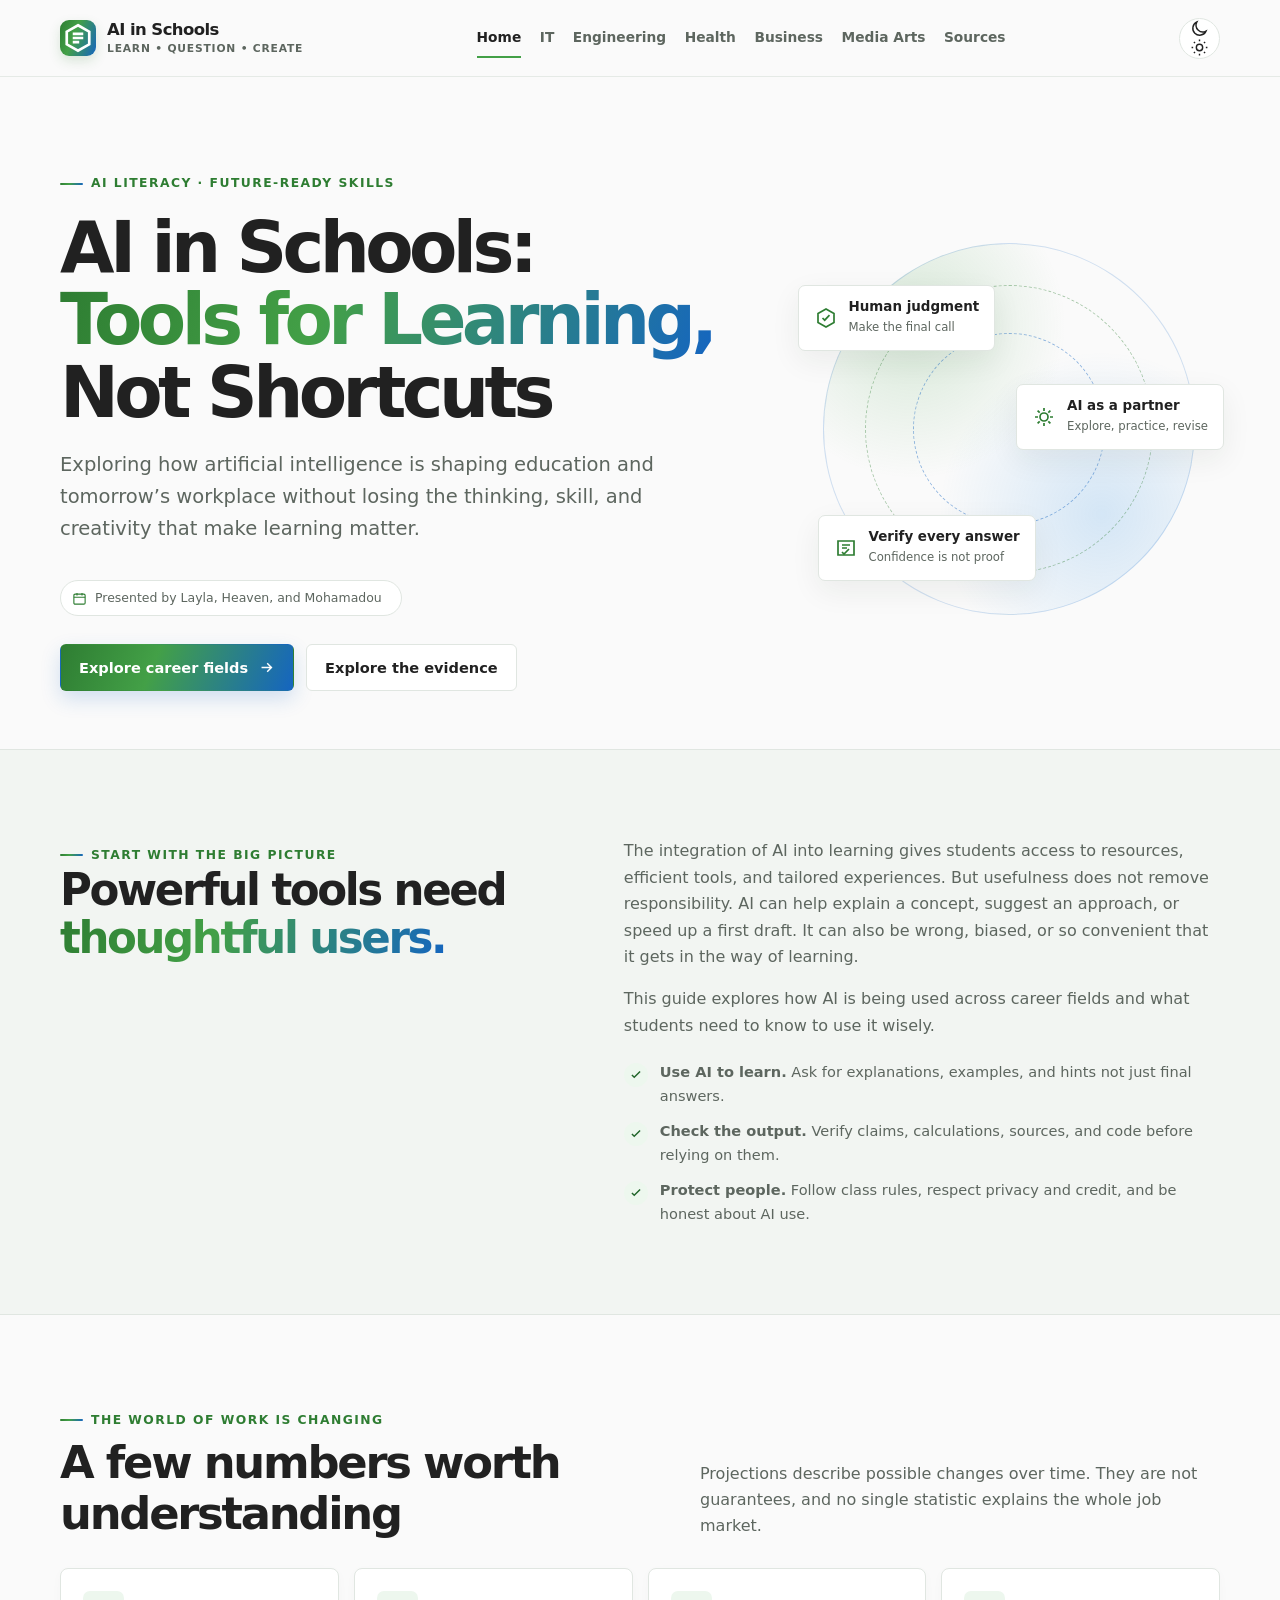
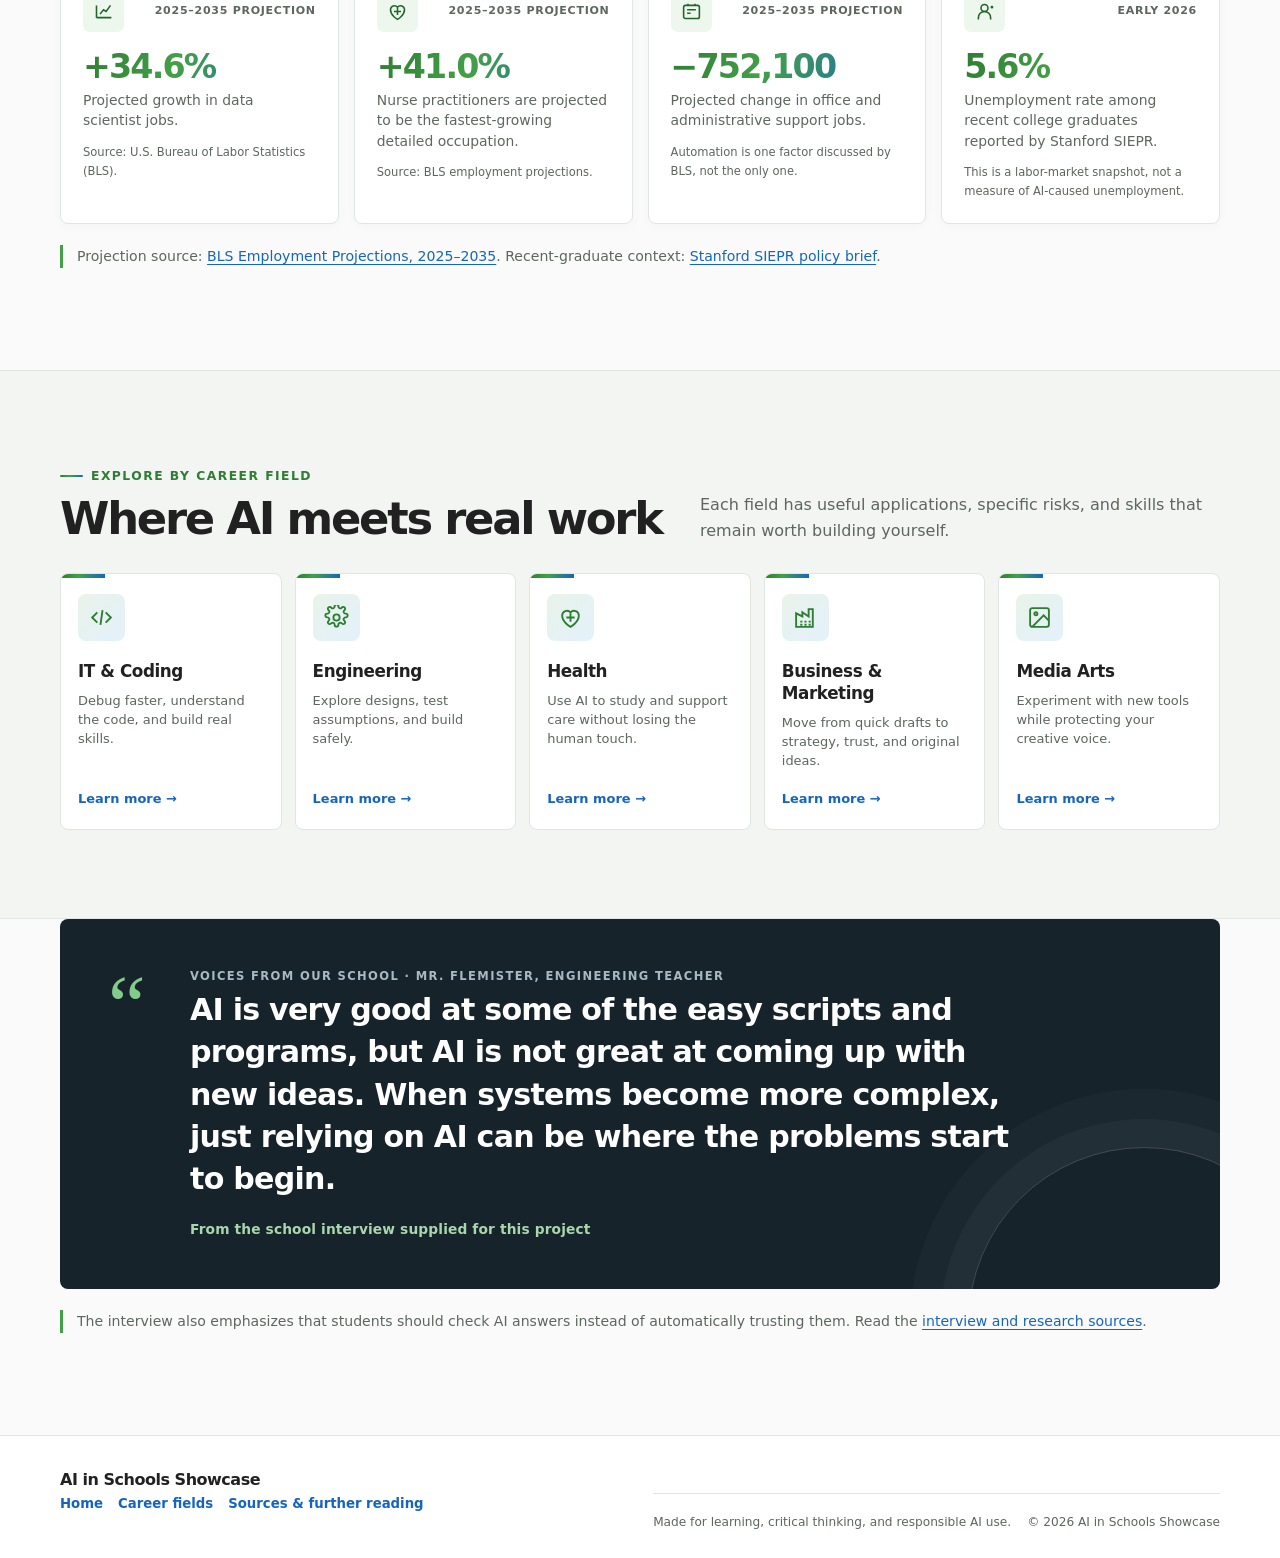
<file: index.html>
<!doctype html>
<html lang="en">
<head>
  <meta charset="utf-8">
  <meta name="viewport" content="width=device-width, initial-scale=1">
  <meta name="theme-color" content="#2e7d32">
  <meta name="description" content="A student-friendly guide to using AI responsibly in school and across future careers.">
  <title>AI in Schools — Tools for Learning, Not Shortcuts</title>
  <link rel="stylesheet" href="styles.css">
  <script>document.documentElement.classList.add('has-js');</script>
</head>
<body>
<a class="skip-link" href="#main">Skip to main content</a>
<header class="site-header">
  <div class="container nav-wrap">
    <a class="brand" href="index.html" aria-label="AI in Schools home">
      <span class="brand-mark" aria-hidden="true"><svg viewBox="0 0 24 24" fill="none" stroke="currentColor" stroke-width="1.8"><path d="M12 3.5 19.5 7.8v8.4L12 20.5l-7.5-4.3V7.8L12 3.5Z"/><path d="M8.5 9.3h7M8.5 12h7M8.5 14.7h4.3"/></svg></span>
      <span class="brand-name">AI in Schools<span>Learn • question • create</span></span>
    </a>
    <nav class="nav-links" data-nav-links aria-label="Main navigation">
      <a href="index.html" aria-current="page">Home</a><a href="it.html">IT</a><a href="engineering.html">Engineering</a><a href="health.html">Health</a><a href="business.html">Business</a><a href="media-arts.html">Media Arts</a><a href="sources.html">Sources</a>
    </nav>
    <div class="nav-actions">
      <button class="theme-toggle" type="button" data-theme-toggle aria-label="Switch theme" title="Switch theme">
        <svg data-icon-moon viewBox="0 0 24 24" fill="none" stroke="currentColor" stroke-width="1.8" aria-hidden="true"><path d="M20.2 15.3A8.5 8.5 0 0 1 8.7 3.8 8.7 8.7 0 1 0 20.2 15.3Z"/></svg>
        <svg data-icon-sun viewBox="0 0 24 24" fill="none" stroke="currentColor" stroke-width="1.8" aria-hidden="true" hidden><circle cx="12" cy="12" r="4"/><path d="M12 2v2m0 16v2M4.93 4.93l1.42 1.42m11.3 11.3 1.42 1.42M2 12h2m16 0h2M4.93 19.07l1.42-1.42m11.3-11.3 1.42-1.42"/></svg>
      </button>
      <button class="menu-toggle" type="button" data-menu-toggle aria-expanded="false" aria-label="Open navigation menu"><svg viewBox="0 0 24 24" fill="none" stroke="currentColor" stroke-width="1.8" aria-hidden="true"><path d="M4 7h16M4 12h16M4 17h16"/></svg></button>
    </div>
  </div>
</header>
<main id="main">
  <section class="hero">
    <div class="container hero-grid">
      <div class="reveal">
        <span class="eyebrow">AI literacy · future-ready skills</span>
        <h1>AI in Schools:<br><span class="highlight">Tools for Learning,</span><br>Not Shortcuts</h1>
        <p class="hero-copy">Exploring how artificial intelligence is shaping education and tomorrow’s workplace without losing the thinking, skill, and creativity that make learning matter.</p>
        <div class="event-chip"><svg viewBox="0 0 24 24" fill="none" stroke="currentColor" stroke-width="1.8" aria-hidden="true"><rect x="3" y="5" width="18" height="16" rx="2"/><path d="M16 3v4M8 3v4M3 10h18"/></svg>Presented by Layla, Heaven, and Mohamadou <span aria-hidden="true"></span></div>
        <div class="hero-actions"><a class="button button-primary" href="#career-fields">Explore career fields <svg viewBox="0 0 24 24" fill="none" stroke="currentColor" stroke-width="2" aria-hidden="true"><path d="M5 12h14M13 6l6 6-6 6"/></svg></a><a class="button button-secondary" href="sources.html">Explore the evidence</a></div>
      </div>
      <div class="hero-art reveal" aria-label="Illustration representing AI, human judgment, and verification" role="img">
        <div class="art-orb"></div>
        <div class="float-card card-one"><svg viewBox="0 0 24 24" fill="none" stroke="currentColor" stroke-width="1.7" aria-hidden="true"><path d="M12 3 4 7.5v9L12 21l8-4.5v-9L12 3Z"/><path d="m8.5 12 2.2 2.2 4.8-5"/></svg><div><strong>Human judgment</strong><span>Make the final call</span></div></div>
        <div class="float-card card-two"><svg viewBox="0 0 24 24" fill="none" stroke="currentColor" stroke-width="1.7" aria-hidden="true"><path d="M12 3v3m0 12v3M3 12h3m12 0h3M5.6 5.6l2.1 2.1m8.6 8.6 2.1 2.1m0-12.8-2.1 2.1m-8.6 8.6-2.1 2.1"/><circle cx="12" cy="12" r="4"/></svg><div><strong>AI as a partner</strong><span>Explore, practice, revise</span></div></div>
        <div class="float-card card-three"><svg viewBox="0 0 24 24" fill="none" stroke="currentColor" stroke-width="1.7" aria-hidden="true"><path d="M4 5h16v14H4zM8 9h8M8 12h5"/><path d="m8 16 2 2 5-5"/></svg><div><strong>Verify every answer</strong><span>Confidence is not proof</span></div></div>
      </div>
    </div>
  </section>

  <section class="section section-alt" aria-labelledby="intro-title">
    <div class="container intro-layout">
      <div class="reveal"><span class="eyebrow">Start with the big picture</span><h2 id="intro-title">Powerful tools need <span class="gradient-text">thoughtful users.</span></h2></div>
      <div class="reveal"><p>The integration of AI into learning gives students access to resources, efficient tools, and tailored experiences. But usefulness does not remove responsibility. AI can help explain a concept, suggest an approach, or speed up a first draft. It can also be wrong, biased, or so convenient that it gets in the way of learning.</p><p>This guide explores how AI is being used across career fields and what students need to know to use it wisely.</p>
        <div class="principle-list">
          <div class="principle"><span class="principle-mark"><svg viewBox="0 0 24 24" fill="none" stroke="currentColor" stroke-width="2.5" aria-hidden="true"><path d="m5 12 4 4L19 6"/></svg></span><p><strong>Use AI to learn.</strong> Ask for explanations, examples, and hints not just final answers.</p></div>
          <div class="principle"><span class="principle-mark"><svg viewBox="0 0 24 24" fill="none" stroke="currentColor" stroke-width="2.5" aria-hidden="true"><path d="m5 12 4 4L19 6"/></svg></span><p><strong>Check the output.</strong> Verify claims, calculations, sources, and code before relying on them.</p></div>
          <div class="principle"><span class="principle-mark"><svg viewBox="0 0 24 24" fill="none" stroke="currentColor" stroke-width="2.5" aria-hidden="true"><path d="m5 12 4 4L19 6"/></svg></span><p><strong>Protect people.</strong> Follow class rules, respect privacy and credit, and be honest about AI use.</p></div>
        </div>
      </div>
    </div>
  </section>

  <section class="section" aria-labelledby="numbers-title">
    <div class="container">
      <div class="section-heading reveal"><div><span class="eyebrow">The world of work is changing</span><h2 id="numbers-title">A few numbers worth understanding</h2></div><p>Projections describe possible changes over time. They are not guarantees, and no single statistic explains the whole job market.</p></div>
      <div class="stats-grid">
        <article class="stat-card reveal"><div class="stat-top"><span class="stat-icon"><svg viewBox="0 0 24 24" fill="none" stroke="currentColor" stroke-width="1.8" aria-hidden="true"><path d="M4 19V5m0 14h17M8 15l4-5 3 2 5-7"/></svg></span><span class="stat-period">2025–2035 projection</span></div><div class="stat-value gradient-text">+34.6%</div><p>Projected growth in data scientist jobs.</p><small>Source: U.S. Bureau of Labor Statistics (BLS).</small></article>
        <article class="stat-card reveal"><div class="stat-top"><span class="stat-icon"><svg viewBox="0 0 24 24" fill="none" stroke="currentColor" stroke-width="1.8" aria-hidden="true"><path d="M12 21s-8-4.4-8-11a4.5 4.5 0 0 1 8-2.8A4.5 4.5 0 0 1 20 10c0 6.6-8 11-8 11Z"/><path d="M12 8v8m-4-4h8"/></svg></span><span class="stat-period">2025–2035 projection</span></div><div class="stat-value gradient-text">+41.0%</div><p>Nurse practitioners are projected to be the fastest-growing detailed occupation.</p><small>Source: BLS employment projections.</small></article>
        <article class="stat-card reveal"><div class="stat-top"><span class="stat-icon"><svg viewBox="0 0 24 24" fill="none" stroke="currentColor" stroke-width="1.8" aria-hidden="true"><rect x="3" y="5" width="18" height="15" rx="2"/><path d="M8 5V3m8 2V3M7 10h10M7 14h4"/></svg></span><span class="stat-period">2025–2035 projection</span></div><div class="stat-value gradient-text">−752,100</div><p>Projected change in office and administrative support jobs.</p><small>Automation is one factor discussed by BLS, not the only one.</small></article>
        <article class="stat-card reveal"><div class="stat-top"><span class="stat-icon"><svg viewBox="0 0 24 24" fill="none" stroke="currentColor" stroke-width="1.8" aria-hidden="true"><circle cx="12" cy="8" r="4"/><path d="M5 21v-2a7 7 0 0 1 14 0v2M19 7h3m-1.5-1.5v3"/></svg></span><span class="stat-period">Early 2026</span></div><div class="stat-value gradient-text">5.6%</div><p>Unemployment rate among recent college graduates reported by Stanford SIEPR.</p><small>This is a labor-market snapshot, not a measure of AI-caused unemployment.</small></article>
      </div>
      <p class="callout-note">Projection source: <a href="https://www.bls.gov/news.release/ecopro.htm" target="_blank" rel="noopener noreferrer">BLS Employment Projections, 2025–2035</a>. Recent-graduate context: <a href="https://siepr.stanford.edu/publications/policy-brief/what-really-happening-jobs-separating-ai-hype-reality" target="_blank" rel="noopener noreferrer">Stanford SIEPR policy brief</a>.</p>
    </div>
  </section>

  <section class="section section-alt" id="career-fields" aria-labelledby="fields-title">
    <div class="container">
      <div class="section-heading reveal"><div><span class="eyebrow">Explore by career field</span><h2 id="fields-title">Where AI meets real work</h2></div><p>Each field has useful applications, specific risks, and skills that remain worth building yourself.</p></div>
      <div class="field-grid">
        <a class="field-card reveal" href="it.html"><span class="field-icon"><svg viewBox="0 0 24 24" fill="none" stroke="currentColor" stroke-width="1.8" aria-hidden="true"><path d="m8 7-5 5 5 5m8-10 5 5-5 5m-3-12-2 14"/></svg></span><h3>IT &amp; Coding</h3><p>Debug faster, understand the code, and build real skills.</p><span class="learn-more">Learn more →</span></a>
        <a class="field-card reveal" href="engineering.html"><span class="field-icon"><svg viewBox="0 0 24 24" fill="none" stroke="currentColor" stroke-width="1.8" aria-hidden="true"><circle cx="12" cy="12" r="3"/><path d="m19.4 15 .1.1a1.8 1.8 0 1 1-2.5 2.5l-.1-.1a1.8 1.8 0 0 0-3.1 1.3v.2a1.8 1.8 0 1 1-3.6 0v-.2a1.8 1.8 0 0 0-3.1-1.3l-.1.1a1.8 1.8 0 1 1-2.5-2.5l.1-.1a1.8 1.8 0 0 0-1.3-3.1h-.2a1.8 1.8 0 1 1 0-3.6h.2a1.8 1.8 0 0 0 1.3-3.1l-.1-.1a1.8 1.8 0 1 1 2.5-2.5l.1.1a1.8 1.8 0 0 0 3.1-1.3v-.2a1.8 1.8 0 1 1 3.6 0v.2a1.8 1.8 0 0 0 3.1 1.3l.1-.1a1.8 1.8 0 1 1 2.5 2.5l-.1.1a1.8 1.8 0 0 0 1.3 3.1h.2a1.8 1.8 0 1 1 0 3.6h-.2a1.8 1.8 0 0 0-1.3 3.1Z"/></svg></span><h3>Engineering</h3><p>Explore designs, test assumptions, and build safely.</p><span class="learn-more">Learn more →</span></a>
        <a class="field-card reveal" href="health.html"><span class="field-icon"><svg viewBox="0 0 24 24" fill="none" stroke="currentColor" stroke-width="1.8" aria-hidden="true"><path d="M12 21s-8-4.4-8-11a4.5 4.5 0 0 1 8-2.8A4.5 4.5 0 0 1 20 10c0 6.6-8 11-8 11Z"/><path d="M12 8v8m-4-4h8"/></svg></span><h3>Health</h3><p>Use AI to study and support care without losing the human touch.</p><span class="learn-more">Learn more →</span></a>
        <a class="field-card reveal" href="business.html"><span class="field-icon"><svg viewBox="0 0 24 24" fill="none" stroke="currentColor" stroke-width="1.8" aria-hidden="true"><path d="M3 21V8l6 3V7l6 4V4h4v17H3Z"/><path d="M7 16h2m2 0h2m2 0h2m-10 3h2m2 0h2m2 0h2"/></svg></span><h3>Business &amp; Marketing</h3><p>Move from quick drafts to strategy, trust, and original ideas.</p><span class="learn-more">Learn more →</span></a>
        <a class="field-card reveal" href="media-arts.html"><span class="field-icon"><svg viewBox="0 0 24 24" fill="none" stroke="currentColor" stroke-width="1.8" aria-hidden="true"><rect x="3" y="3" width="18" height="18" rx="2"/><circle cx="8.5" cy="8.5" r="1.5"/><path d="m21 15-5-5L5 21"/></svg></span><h3>Media Arts</h3><p>Experiment with new tools while protecting your creative voice.</p><span class="learn-more">Learn more →</span></a>
      </div>
    </div>
  </section>

  <section class="quote-section" aria-labelledby="quote-heading">
    <div class="container">
      <div class="quote-panel reveal"><div class="quote-glyph" aria-hidden="true">“</div><div><p id="quote-heading" class="quote-label">Voices from our school · Mr. Flemister, Engineering Teacher</p><blockquote>AI is very good at some of the easy scripts and programs, but AI is not great at coming up with new ideas. When systems become more complex, just relying on AI can be where the problems start to begin.</blockquote><cite>From the school interview supplied for this project</cite></div></div>
      <p class="callout-note">The interview also emphasizes that students should check AI answers instead of automatically trusting them. Read the <a href="sources.html#school-interview">interview and research sources</a>.</p>
    </div>
  </section>
</main>
<footer class="site-footer"><div class="container"><div class="footer-top"><div><p class="footer-title">AI in Schools Showcase</p><div class="footer-links"><a href="index.html">Home</a><a href="#career-fields">Career fields</a><a href="sources.html">Sources &amp; further reading</a></div></div><div class="footer-bottom"><span>Made for learning, critical thinking, and responsible AI use.</span><span>© 2026 AI in Schools Showcase</span></div></div></footer>
<script src="script.js"></script>
</body></html>
</file>
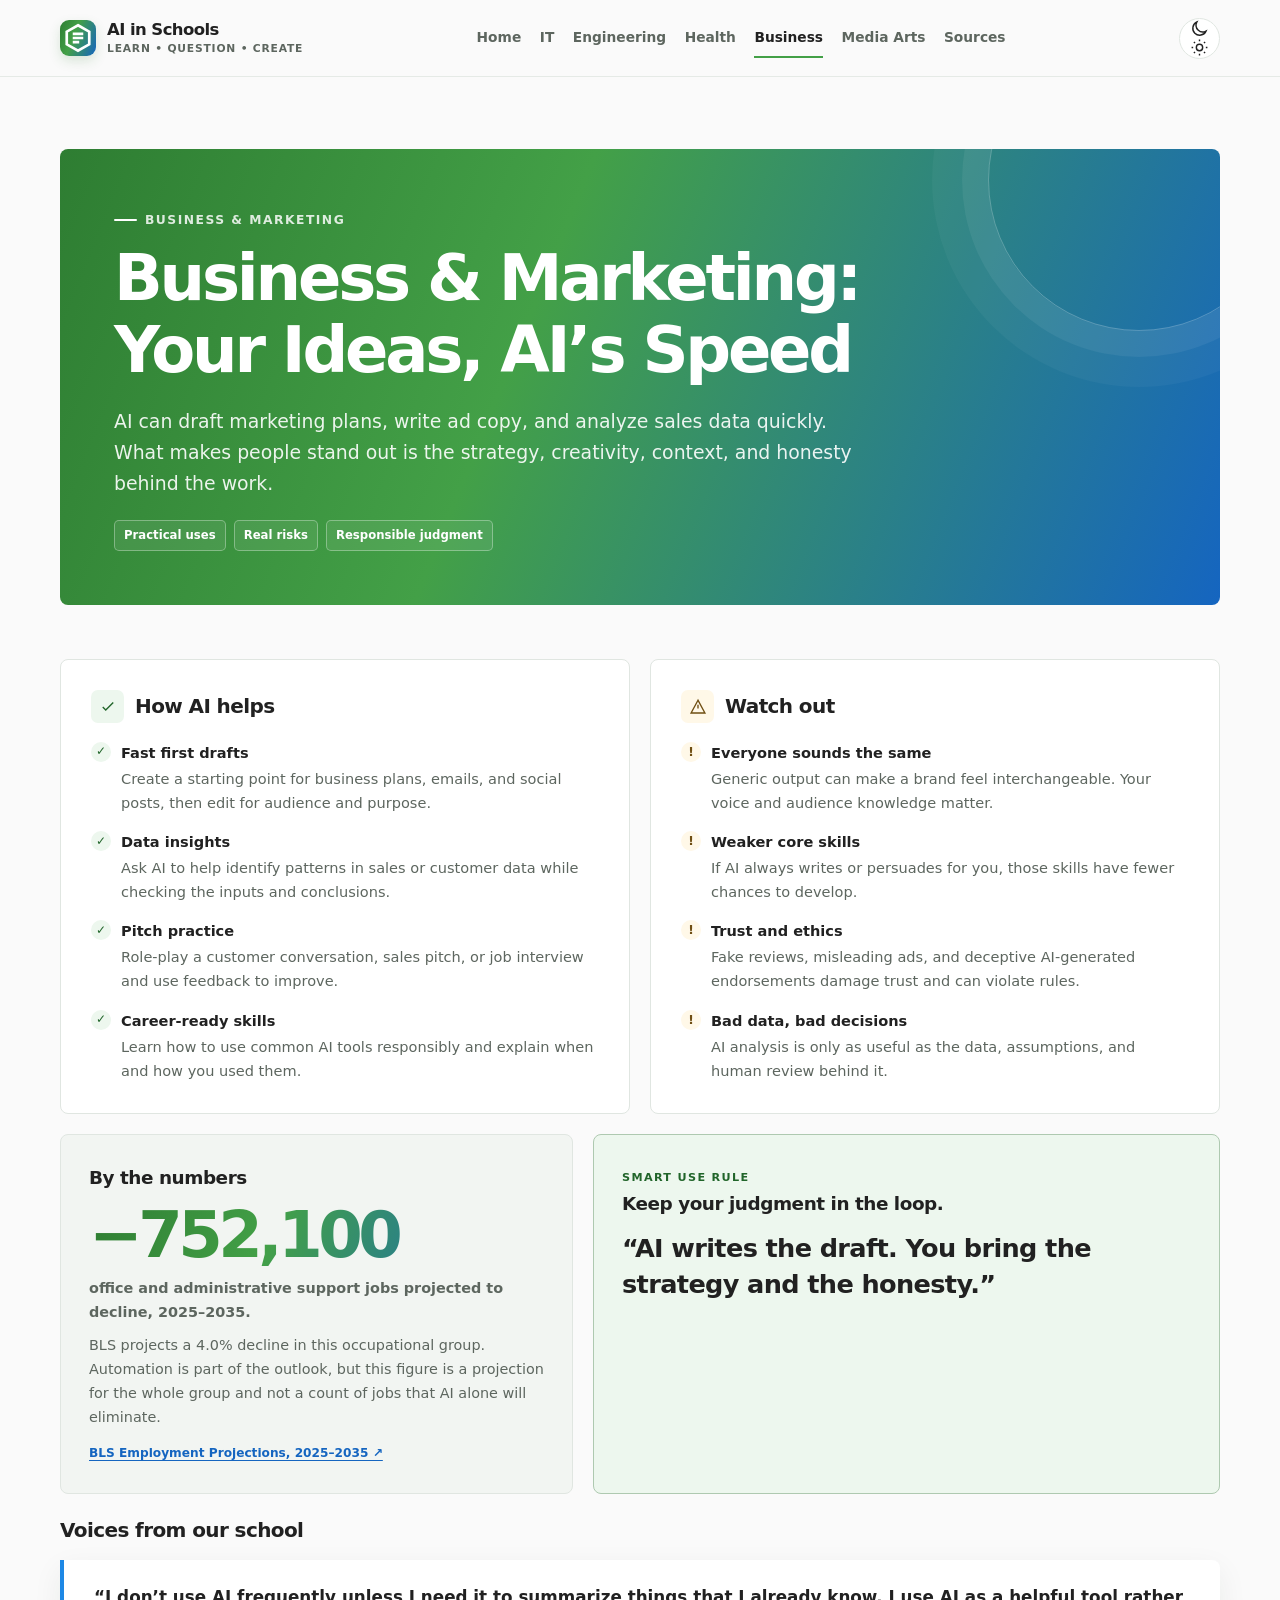
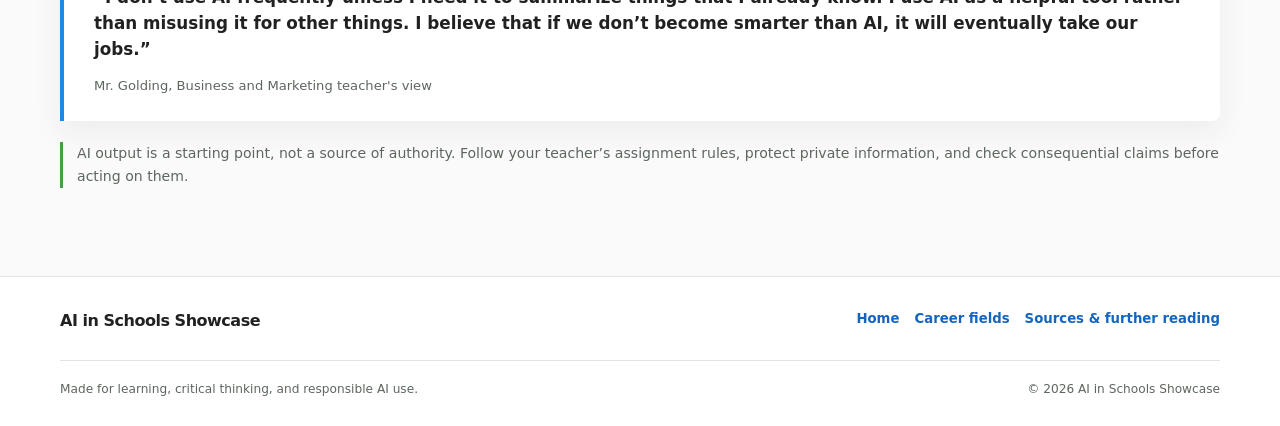
<file: business.html>
<!doctype html>
<html lang="en"><head><meta charset="utf-8"><meta name="viewport" content="width=device-width, initial-scale=1"><meta name="theme-color" content="#2e7d32"><meta name="description" content="AI can draft marketing plans, write ad copy, and analyze sales data quickly. What makes people stand out is the strategy, creativity, context, and honesty behind the work."><title>Business &amp; Marketing: Your Ideas, AI’s Speed | AI in Schools</title><link rel="stylesheet" href="styles.css"></head><body>
<a class="skip-link" href="#main">Skip to main content</a>
<header class="site-header"><div class="container nav-wrap">
<a class="brand" href="index.html" aria-label="AI in Schools home"><span class="brand-mark" aria-hidden="true"><svg viewBox="0 0 24 24" fill="none" stroke="currentColor" stroke-width="1.8"><path d="M12 3.5 19.5 7.8v8.4L12 20.5l-7.5-4.3V7.8L12 3.5Z"/><path d="M8.5 9.3h7M8.5 12h7M8.5 14.7h4.3"/></svg></span><span class="brand-name">AI in Schools<span>Learn • question • create</span></span></a>
<nav class="nav-links" data-nav-links aria-label="Main navigation"><a href="index.html">Home</a><a href="it.html">IT</a><a href="engineering.html">Engineering</a><a href="health.html">Health</a><a href="business.html" aria-current="page">Business</a><a href="media-arts.html">Media Arts</a><a href="sources.html">Sources</a></nav>
<div class="nav-actions"><button class="theme-toggle" type="button" data-theme-toggle aria-label="Switch theme" title="Switch theme"><svg data-icon-moon viewBox="0 0 24 24" fill="none" stroke="currentColor" stroke-width="1.8" aria-hidden="true"><path d="M20.2 15.3A8.5 8.5 0 0 1 8.7 3.8 8.7 8.7 0 1 0 20.2 15.3Z"/></svg><svg data-icon-sun viewBox="0 0 24 24" fill="none" stroke="currentColor" stroke-width="1.8" aria-hidden="true" hidden><circle cx="12" cy="12" r="4"/><path d="M12 2v2m0 16v2M4.93 4.93l1.42 1.42m11.3 11.3 1.42 1.42M2 12h2m16 0h2M4.93 19.07l1.42-1.42m11.3-11.3 1.42-1.42"/></svg></button><button class="menu-toggle" type="button" data-menu-toggle aria-expanded="false" aria-label="Open navigation menu"><svg viewBox="0 0 24 24" fill="none" stroke="currentColor" stroke-width="1.8" aria-hidden="true"><path d="M4 7h16M4 12h16M4 17h16"/></svg></button></div>
</div></header>
<main id="main">
<section class="page-hero"><div class="container"><div class="page-intro reveal"><span class="eyebrow">Business &amp; marketing</span><h1>Business &amp; Marketing: Your Ideas, AI’s Speed</h1><p>AI can draft marketing plans, write ad copy, and analyze sales data quickly. What makes people stand out is the strategy, creativity, context, and honesty behind the work.</p><div class="page-kicker"><span>Practical uses</span><span>Real risks</span><span>Responsible judgment</span></div></div></div></section>
<section class="section" style="padding-top: 18px"><div class="container">
<div class="content-grid">
<article class="content-card reveal"><h2><span class="heading-icon"><svg viewBox="0 0 24 24" fill="none" stroke="currentColor" stroke-width="1.8" aria-hidden="true"><path d="m5 12 4 4L19 6"/></svg></span>How AI helps</h2><ul class="check-list"><li><strong>Fast first drafts</strong><span>Create a starting point for business plans, emails, and social posts, then edit for audience and purpose.</span></li><li><strong>Data insights</strong><span>Ask AI to help identify patterns in sales or customer data while checking the inputs and conclusions.</span></li><li><strong>Pitch practice</strong><span>Role-play a customer conversation, sales pitch, or job interview and use feedback to improve.</span></li><li><strong>Career-ready skills</strong><span>Learn how to use common AI tools responsibly and explain when and how you used them.</span></li></ul></article>
<article class="content-card warning reveal"><h2><span class="heading-icon"><svg viewBox="0 0 24 24" fill="none" stroke="currentColor" stroke-width="1.8" aria-hidden="true"><path d="M12 3 2.8 20h18.4L12 3Z"/><path d="M12 9v5m0 3h.01"/></svg></span>Watch out</h2><ul class="warning-list"><li><strong>Everyone sounds the same</strong><span>Generic output can make a brand feel interchangeable. Your voice and audience knowledge matter.</span></li><li><strong>Weaker core skills</strong><span>If AI always writes or persuades for you, those skills have fewer chances to develop.</span></li><li><strong>Trust and ethics</strong><span>Fake reviews, misleading ads, and deceptive AI-generated endorsements damage trust and can violate rules.</span></li><li><strong>Bad data, bad decisions</strong><span>AI analysis is only as useful as the data, assumptions, and human review behind it.</span></li></ul></article>
</div>
<div class="numbers-rule">
<article class="number-panel reveal"><h2>By the numbers</h2><div class="number-value">−752,100</div><p><strong>office and administrative support jobs projected to decline, 2025–2035.</strong></p><p style="margin-top:10px">BLS projects a 4.0% decline in this occupational group. Automation is part of the outlook, but this figure is a projection for the whole group and not a count of jobs that AI alone will eliminate.</p><a class="source-line" href="https://www.bls.gov/news.release/ecopro.htm" target="_blank" rel="noopener noreferrer">BLS Employment Projections, 2025–2035 ↗</a></article>
<article class="rule-panel reveal"><span class="rule-mark">Smart use rule</span><h2>Keep your judgment in the loop.</h2><blockquote>“AI writes the draft. You bring the strategy and the honesty.”</blockquote></article>
</div>
<section class="voice-section reveal" aria-labelledby="voice-title"><h2 id="voice-title" style="font-size:1.25rem; margin:0 0 13px; letter-spacing:-.03em">Voices from our school</h2><div class="voice-card reveal"><p>“I don’t use AI frequently unless I need it to summarize things that I already know. I use AI as a helpful tool rather than misusing it for other things. I believe that if we don’t become smarter than AI, it will eventually take our jobs.”</p><cite>Mr. Golding, Business and Marketing teacher's view</cite></div></section>
<div class="callout-note">AI output is a starting point, not a source of authority. Follow your teacher’s assignment rules, protect private information, and check consequential claims before acting on them.</div>
</div></section>
</main>
<footer class="site-footer"><div class="container"><div class="footer-top"><div><p class="footer-title">AI in Schools Showcase</p></div><div class="footer-links"><a href="index.html">Home</a><a href="index.html#career-fields">Career fields</a><a href="sources.html">Sources &amp; further reading</a></div></div><div class="footer-bottom"><span>Made for learning, critical thinking, and responsible AI use.</span><span>© 2026 AI in Schools Showcase</span></div></div></footer><script src="script.js"></script>
</body></html>
</file>
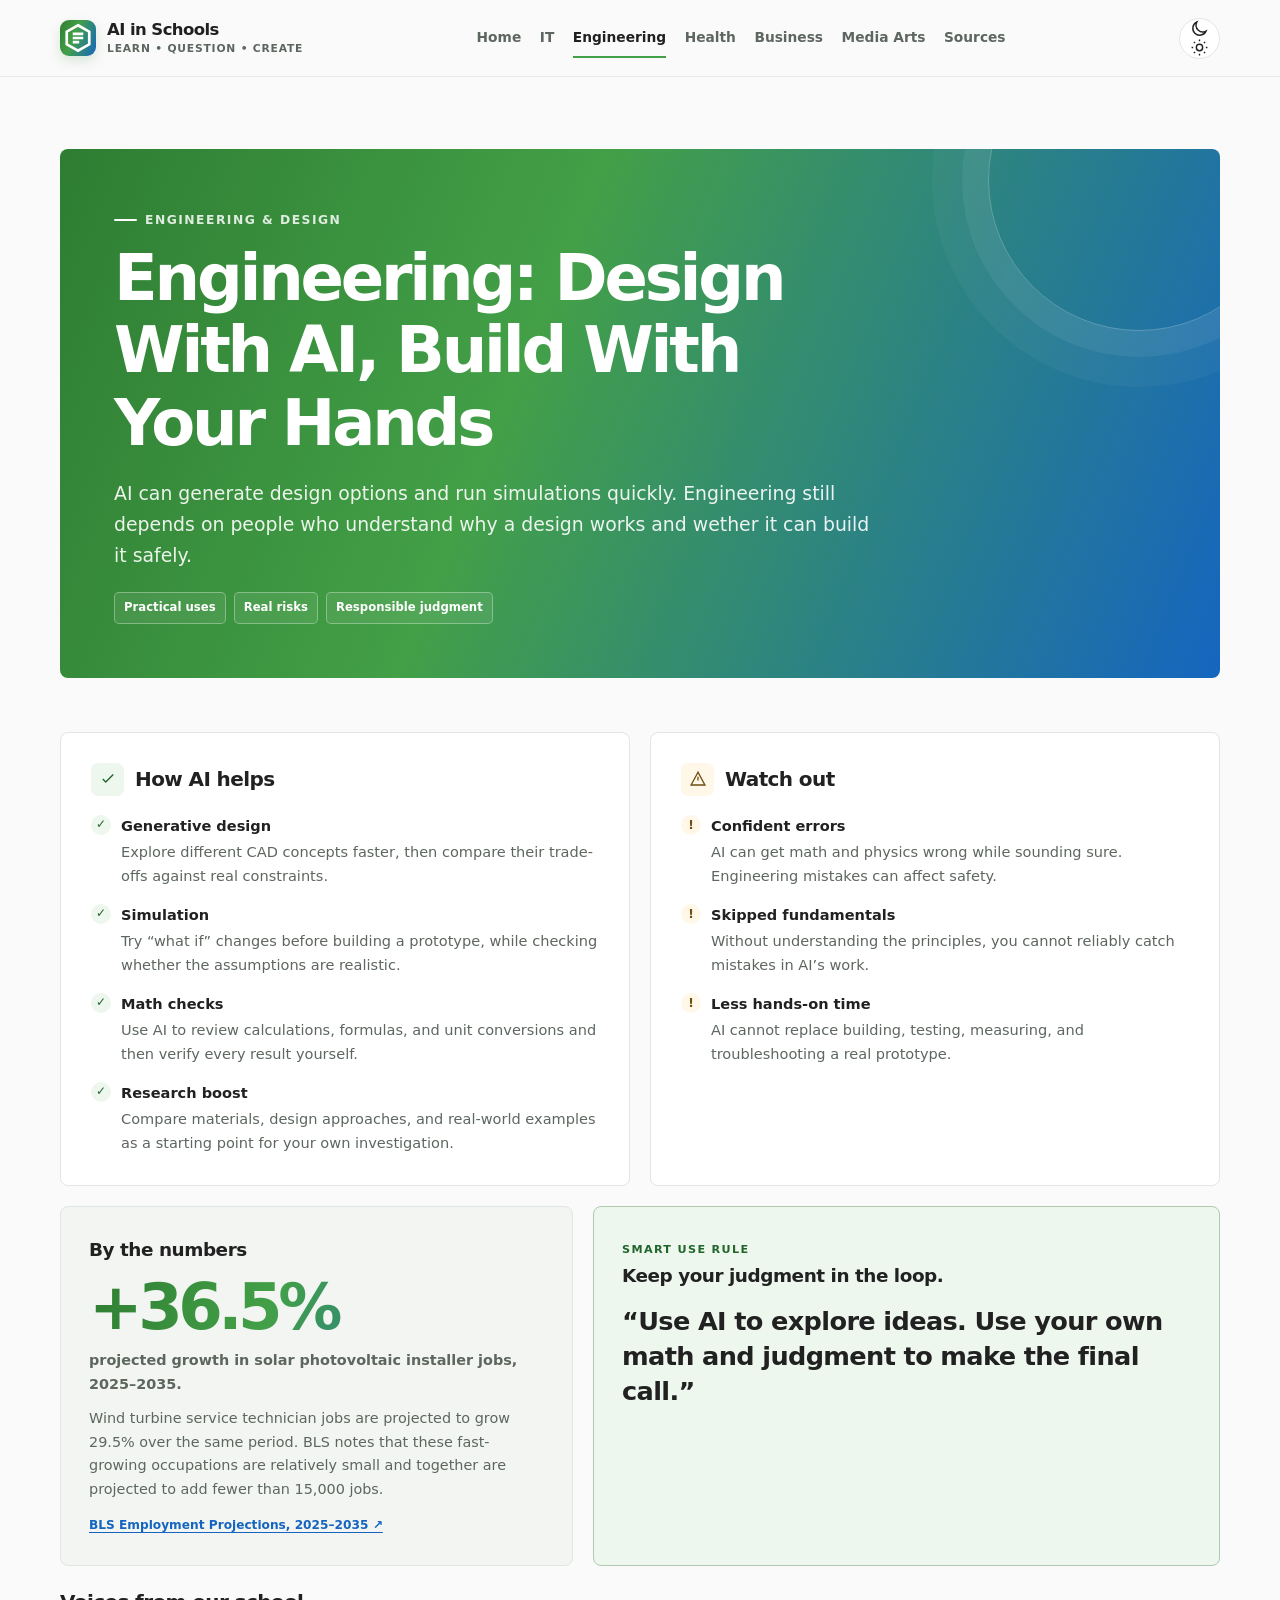
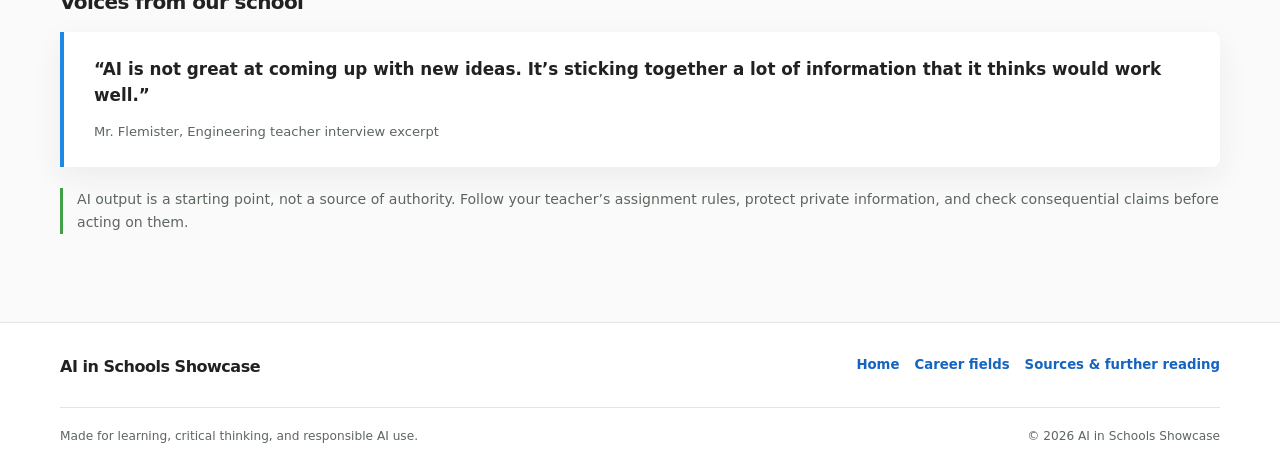
<file: engineering.html>
<!doctype html>
<html lang="en"><head><meta charset="utf-8"><meta name="viewport" content="width=device-width, initial-scale=1"><meta name="theme-color" content="#2e7d32"><meta name="description" content="AI can generate design options and run simulations quickly. Engineering still depends on people who understand why a design works and wether it can build it safely."><title>Engineering: Design With AI, Build With Your Hands | AI in Schools</title><link rel="stylesheet" href="styles.css"></head><body>
<a class="skip-link" href="#main">Skip to main content</a>
<header class="site-header"><div class="container nav-wrap">
<a class="brand" href="index.html" aria-label="AI in Schools home"><span class="brand-mark" aria-hidden="true"><svg viewBox="0 0 24 24" fill="none" stroke="currentColor" stroke-width="1.8"><path d="M12 3.5 19.5 7.8v8.4L12 20.5l-7.5-4.3V7.8L12 3.5Z"/><path d="M8.5 9.3h7M8.5 12h7M8.5 14.7h4.3"/></svg></span><span class="brand-name">AI in Schools<span>Learn • question • create</span></span></a>
<nav class="nav-links" data-nav-links aria-label="Main navigation"><a href="index.html">Home</a><a href="it.html">IT</a><a href="engineering.html" aria-current="page">Engineering</a><a href="health.html">Health</a><a href="business.html">Business</a><a href="media-arts.html">Media Arts</a><a href="sources.html">Sources</a></nav>
<div class="nav-actions"><button class="theme-toggle" type="button" data-theme-toggle aria-label="Switch theme" title="Switch theme"><svg data-icon-moon viewBox="0 0 24 24" fill="none" stroke="currentColor" stroke-width="1.8" aria-hidden="true"><path d="M20.2 15.3A8.5 8.5 0 0 1 8.7 3.8 8.7 8.7 0 1 0 20.2 15.3Z"/></svg><svg data-icon-sun viewBox="0 0 24 24" fill="none" stroke="currentColor" stroke-width="1.8" aria-hidden="true" hidden><circle cx="12" cy="12" r="4"/><path d="M12 2v2m0 16v2M4.93 4.93l1.42 1.42m11.3 11.3 1.42 1.42M2 12h2m16 0h2M4.93 19.07l1.42-1.42m11.3-11.3 1.42-1.42"/></svg></button><button class="menu-toggle" type="button" data-menu-toggle aria-expanded="false" aria-label="Open navigation menu"><svg viewBox="0 0 24 24" fill="none" stroke="currentColor" stroke-width="1.8" aria-hidden="true"><path d="M4 7h16M4 12h16M4 17h16"/></svg></button></div>
</div></header>
<main id="main">
<section class="page-hero"><div class="container"><div class="page-intro reveal"><span class="eyebrow">Engineering &amp; design</span><h1>Engineering: Design With AI, Build With Your Hands</h1><p>AI can generate design options and run simulations quickly. Engineering still depends on people who understand why a design works and wether it can build it safely.</p><div class="page-kicker"><span>Practical uses</span><span>Real risks</span><span>Responsible judgment</span></div></div></div></section>
<section class="section" style="padding-top: 18px"><div class="container">
<div class="content-grid">
<article class="content-card reveal"><h2><span class="heading-icon"><svg viewBox="0 0 24 24" fill="none" stroke="currentColor" stroke-width="1.8" aria-hidden="true"><path d="m5 12 4 4L19 6"/></svg></span>How AI helps</h2><ul class="check-list"><li><strong>Generative design</strong><span>Explore different CAD concepts faster, then compare their trade-offs against real constraints.</span></li><li><strong>Simulation</strong><span>Try “what if” changes before building a prototype, while checking whether the assumptions are realistic.</span></li><li><strong>Math checks</strong><span>Use AI to review calculations, formulas, and unit conversions and then verify every result yourself.</span></li><li><strong>Research boost</strong><span>Compare materials, design approaches, and real-world examples as a starting point for your own investigation.</span></li></ul></article>
<article class="content-card warning reveal"><h2><span class="heading-icon"><svg viewBox="0 0 24 24" fill="none" stroke="currentColor" stroke-width="1.8" aria-hidden="true"><path d="M12 3 2.8 20h18.4L12 3Z"/><path d="M12 9v5m0 3h.01"/></svg></span>Watch out</h2><ul class="warning-list"><li><strong>Confident errors</strong><span>AI can get math and physics wrong while sounding sure. Engineering mistakes can affect safety.</span></li><li><strong>Skipped fundamentals</strong><span>Without understanding the principles, you cannot reliably catch mistakes in AI’s work.</span></li><li><strong>Less hands-on time</strong><span>AI cannot replace building, testing, measuring, and troubleshooting a real prototype.</span></li></ul></article>
</div>
<div class="numbers-rule">
<article class="number-panel reveal"><h2>By the numbers</h2><div class="number-value">+36.5%</div><p><strong>projected growth in solar photovoltaic installer jobs, 2025–2035.</strong></p><p style="margin-top:10px">Wind turbine service technician jobs are projected to grow 29.5% over the same period. BLS notes that these fast-growing occupations are relatively small and together are projected to add fewer than 15,000 jobs.</p><a class="source-line" href="https://www.bls.gov/news.release/ecopro.htm" target="_blank" rel="noopener noreferrer">BLS Employment Projections, 2025–2035 ↗</a></article>
<article class="rule-panel reveal"><span class="rule-mark">Smart use rule</span><h2>Keep your judgment in the loop.</h2><blockquote>“Use AI to explore ideas. Use your own math and judgment to make the final call.”</blockquote></article>
</div>
<section class="voice-section reveal" aria-labelledby="voice-title"><h2 id="voice-title" style="font-size:1.25rem; margin:0 0 13px; letter-spacing:-.03em">Voices from our school</h2><div class="voice-card reveal"><p>“AI is not great at coming up with new ideas. It’s sticking together a lot of information that it thinks would work well.”</p><cite>Mr. Flemister, Engineering teacher interview excerpt</cite></div></section>
<div class="callout-note">AI output is a starting point, not a source of authority. Follow your teacher’s assignment rules, protect private information, and check consequential claims before acting on them.</div>
</div></section>
</main>
<footer class="site-footer"><div class="container"><div class="footer-top"><div><p class="footer-title">AI in Schools Showcase</p></div><div class="footer-links"><a href="index.html">Home</a><a href="index.html#career-fields">Career fields</a><a href="sources.html">Sources &amp; further reading</a></div></div><div class="footer-bottom"><span>Made for learning, critical thinking, and responsible AI use.</span><span>© 2026 AI in Schools Showcase</span></div></div></footer><script src="script.js"></script>
</body></html>
</file>
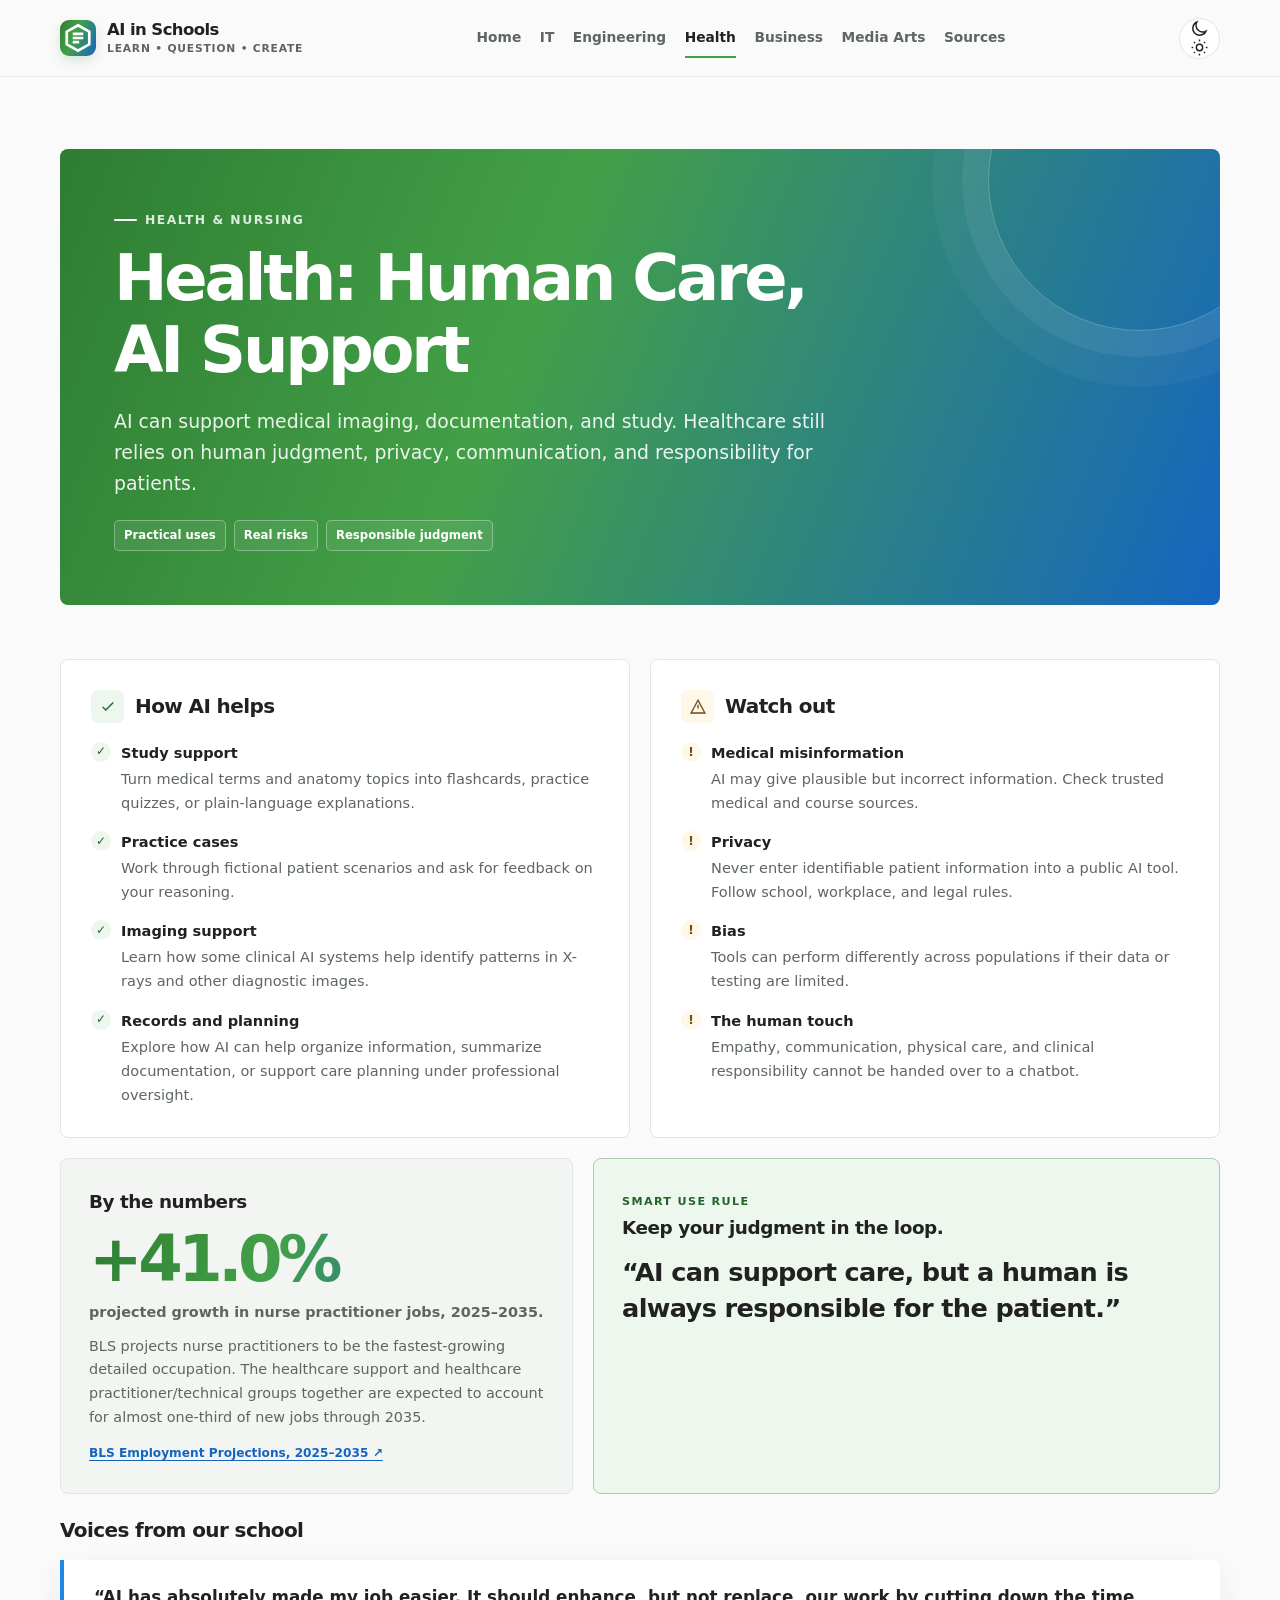
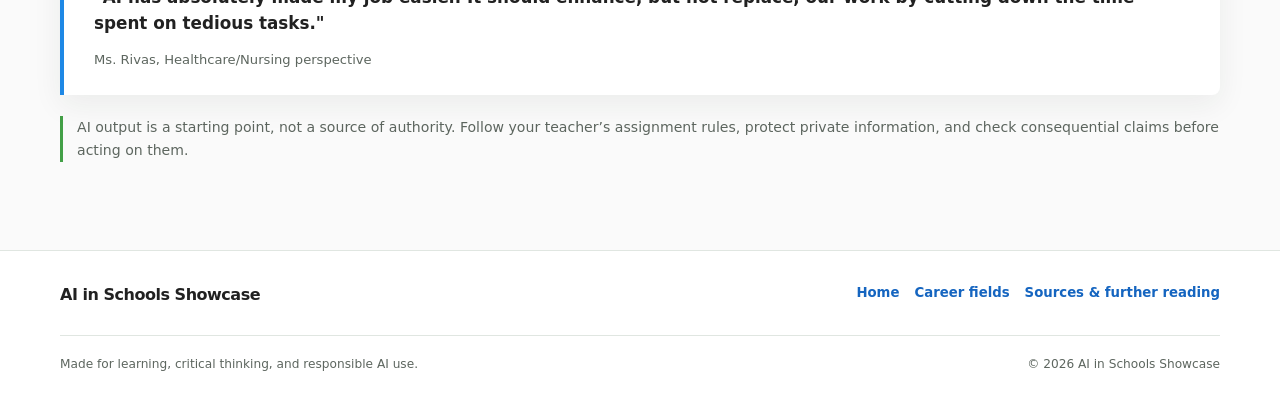
<file: health.html>
<!doctype html>
<html lang="en"><head><meta charset="utf-8"><meta name="viewport" content="width=device-width, initial-scale=1"><meta name="theme-color" content="#2e7d32"><meta name="description" content="AI can support medical imaging, documentation, and study. Healthcare still relies on human judgment, privacy, communication, and responsibility for patients."><title>Health: Human Care, AI Support | AI in Schools</title><link rel="stylesheet" href="styles.css"></head><body>
<a class="skip-link" href="#main">Skip to main content</a>
<header class="site-header"><div class="container nav-wrap">
<a class="brand" href="index.html" aria-label="AI in Schools home"><span class="brand-mark" aria-hidden="true"><svg viewBox="0 0 24 24" fill="none" stroke="currentColor" stroke-width="1.8"><path d="M12 3.5 19.5 7.8v8.4L12 20.5l-7.5-4.3V7.8L12 3.5Z"/><path d="M8.5 9.3h7M8.5 12h7M8.5 14.7h4.3"/></svg></span><span class="brand-name">AI in Schools<span>Learn • question • create</span></span></a>
<nav class="nav-links" data-nav-links aria-label="Main navigation"><a href="index.html">Home</a><a href="it.html">IT</a><a href="engineering.html">Engineering</a><a href="health.html" aria-current="page">Health</a><a href="business.html">Business</a><a href="media-arts.html">Media Arts</a><a href="sources.html">Sources</a></nav>
<div class="nav-actions"><button class="theme-toggle" type="button" data-theme-toggle aria-label="Switch theme" title="Switch theme"><svg data-icon-moon viewBox="0 0 24 24" fill="none" stroke="currentColor" stroke-width="1.8" aria-hidden="true"><path d="M20.2 15.3A8.5 8.5 0 0 1 8.7 3.8 8.7 8.7 0 1 0 20.2 15.3Z"/></svg><svg data-icon-sun viewBox="0 0 24 24" fill="none" stroke="currentColor" stroke-width="1.8" aria-hidden="true" hidden><circle cx="12" cy="12" r="4"/><path d="M12 2v2m0 16v2M4.93 4.93l1.42 1.42m11.3 11.3 1.42 1.42M2 12h2m16 0h2M4.93 19.07l1.42-1.42m11.3-11.3 1.42-1.42"/></svg></button><button class="menu-toggle" type="button" data-menu-toggle aria-expanded="false" aria-label="Open navigation menu"><svg viewBox="0 0 24 24" fill="none" stroke="currentColor" stroke-width="1.8" aria-hidden="true"><path d="M4 7h16M4 12h16M4 17h16"/></svg></button></div>
</div></header>
<main id="main">
<section class="page-hero"><div class="container"><div class="page-intro reveal"><span class="eyebrow">Health &amp; nursing</span><h1>Health: Human Care, AI Support</h1><p>AI can support medical imaging, documentation, and study. Healthcare still relies on human judgment, privacy, communication, and responsibility for patients.</p><div class="page-kicker"><span>Practical uses</span><span>Real risks</span><span>Responsible judgment</span></div></div></div></section>
<section class="section" style="padding-top: 18px"><div class="container">
<div class="content-grid">
<article class="content-card reveal"><h2><span class="heading-icon"><svg viewBox="0 0 24 24" fill="none" stroke="currentColor" stroke-width="1.8" aria-hidden="true"><path d="m5 12 4 4L19 6"/></svg></span>How AI helps</h2><ul class="check-list"><li><strong>Study support</strong><span>Turn medical terms and anatomy topics into flashcards, practice quizzes, or plain-language explanations.</span></li><li><strong>Practice cases</strong><span>Work through fictional patient scenarios and ask for feedback on your reasoning.</span></li><li><strong>Imaging support</strong><span>Learn how some clinical AI systems help identify patterns in X-rays and other diagnostic images.</span></li><li><strong>Records and planning</strong><span>Explore how AI can help organize information, summarize documentation, or support care planning under professional oversight.</span></li></ul></article>
<article class="content-card warning reveal"><h2><span class="heading-icon"><svg viewBox="0 0 24 24" fill="none" stroke="currentColor" stroke-width="1.8" aria-hidden="true"><path d="M12 3 2.8 20h18.4L12 3Z"/><path d="M12 9v5m0 3h.01"/></svg></span>Watch out</h2><ul class="warning-list"><li><strong>Medical misinformation</strong><span>AI may give plausible but incorrect information. Check trusted medical and course sources.</span></li><li><strong>Privacy</strong><span>Never enter identifiable patient information into a public AI tool. Follow school, workplace, and legal rules.</span></li><li><strong>Bias</strong><span>Tools can perform differently across populations if their data or testing are limited.</span></li><li><strong>The human touch</strong><span>Empathy, communication, physical care, and clinical responsibility cannot be handed over to a chatbot.</span></li></ul></article>
</div>
<div class="numbers-rule">
<article class="number-panel reveal"><h2>By the numbers</h2><div class="number-value">+41.0%</div><p><strong>projected growth in nurse practitioner jobs, 2025–2035.</strong></p><p style="margin-top:10px">BLS projects nurse practitioners to be the fastest-growing detailed occupation. The healthcare support and healthcare practitioner/technical groups together are expected to account for almost one-third of new jobs through 2035.</p><a class="source-line" href="https://www.bls.gov/news.release/ecopro.htm" target="_blank" rel="noopener noreferrer">BLS Employment Projections, 2025–2035 ↗</a></article>
<article class="rule-panel reveal"><span class="rule-mark">Smart use rule</span><h2>Keep your judgment in the loop.</h2><blockquote>“AI can support care, but a human is always responsible for the patient.”</blockquote></article>
</div>
<section class="voice-section reveal" aria-labelledby="voice-title"><h2 id="voice-title" style="font-size:1.25rem; margin:0 0 13px; letter-spacing:-.03em">Voices from our school</h2><div class="voice-card reveal"><p>“AI has absolutely made my job easier. It should enhance, but not replace, our work by cutting down the time spent on tedious tasks."
</p><cite>Ms. Rivas, Healthcare/Nursing perspective</cite></div></section>
<div class="callout-note">AI output is a starting point, not a source of authority. Follow your teacher’s assignment rules, protect private information, and check consequential claims before acting on them.</div>
</div></section>
</main>
<footer class="site-footer"><div class="container"><div class="footer-top"><div><p class="footer-title">AI in Schools Showcase</p></div><div class="footer-links"><a href="index.html">Home</a><a href="index.html#career-fields">Career fields</a><a href="sources.html">Sources &amp; further reading</a></div></div><div class="footer-bottom"><span>Made for learning, critical thinking, and responsible AI use.</span><span>© 2026 AI in Schools Showcase</span></div></div></footer><script src="script.js"></script>
</body></html>
</file>
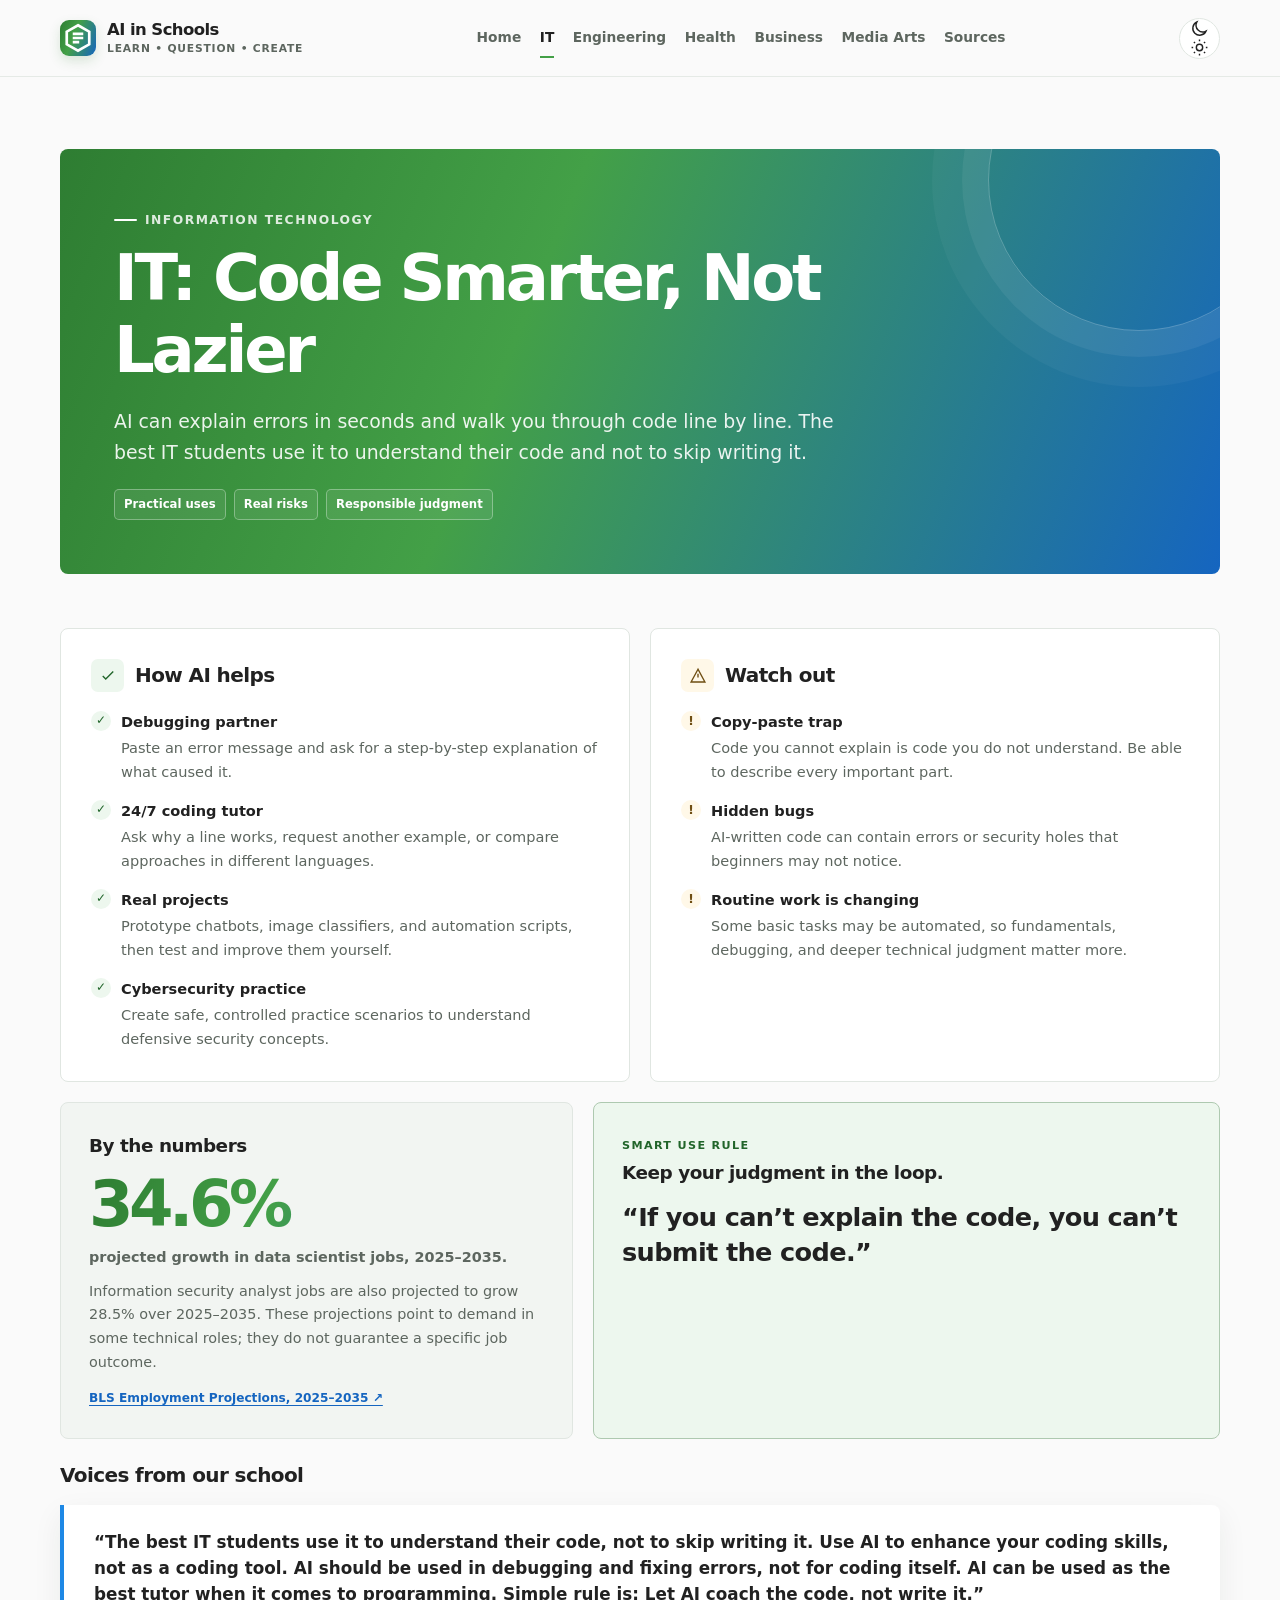
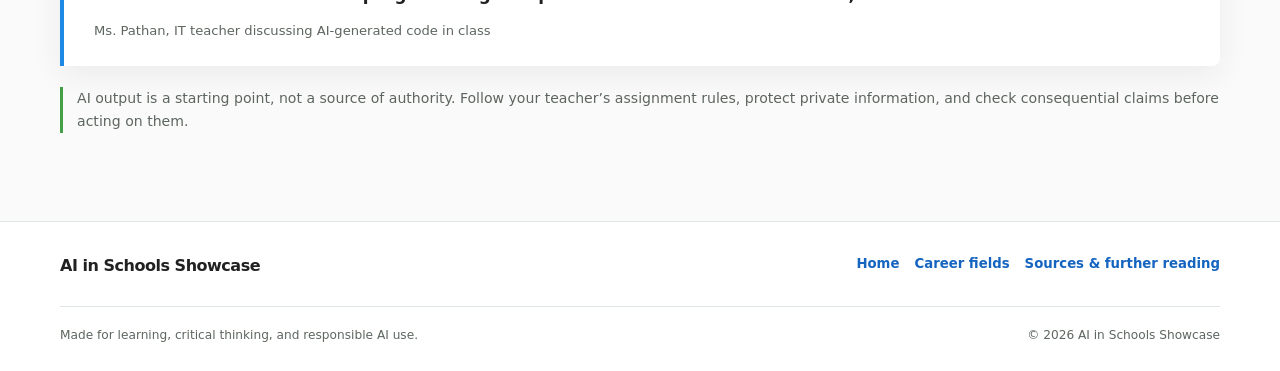
<file: it.html>
<!doctype html>
<html lang="en"><head><meta charset="utf-8"><meta name="viewport" content="width=device-width, initial-scale=1"><meta name="theme-color" content="#2e7d32"><meta name="description" content="AI can explain errors in seconds and walk you through code line by line. The best IT students use it to understand their code and not to skip writing it."><title>IT: Code Smarter, Not Lazier | AI in Schools</title><link rel="stylesheet" href="styles.css"></head><body>
<a class="skip-link" href="#main">Skip to main content</a>
<header class="site-header"><div class="container nav-wrap">
<a class="brand" href="index.html" aria-label="AI in Schools home"><span class="brand-mark" aria-hidden="true"><svg viewBox="0 0 24 24" fill="none" stroke="currentColor" stroke-width="1.8"><path d="M12 3.5 19.5 7.8v8.4L12 20.5l-7.5-4.3V7.8L12 3.5Z"/><path d="M8.5 9.3h7M8.5 12h7M8.5 14.7h4.3"/></svg></span><span class="brand-name">AI in Schools<span>Learn • question • create</span></span></a>
<nav class="nav-links" data-nav-links aria-label="Main navigation"><a href="index.html">Home</a><a href="it.html" aria-current="page">IT</a><a href="engineering.html">Engineering</a><a href="health.html">Health</a><a href="business.html">Business</a><a href="media-arts.html">Media Arts</a><a href="sources.html">Sources</a></nav>
<div class="nav-actions"><button class="theme-toggle" type="button" data-theme-toggle aria-label="Switch theme" title="Switch theme"><svg data-icon-moon viewBox="0 0 24 24" fill="none" stroke="currentColor" stroke-width="1.8" aria-hidden="true"><path d="M20.2 15.3A8.5 8.5 0 0 1 8.7 3.8 8.7 8.7 0 1 0 20.2 15.3Z"/></svg><svg data-icon-sun viewBox="0 0 24 24" fill="none" stroke="currentColor" stroke-width="1.8" aria-hidden="true" hidden><circle cx="12" cy="12" r="4"/><path d="M12 2v2m0 16v2M4.93 4.93l1.42 1.42m11.3 11.3 1.42 1.42M2 12h2m16 0h2M4.93 19.07l1.42-1.42m11.3-11.3 1.42-1.42"/></svg></button><button class="menu-toggle" type="button" data-menu-toggle aria-expanded="false" aria-label="Open navigation menu"><svg viewBox="0 0 24 24" fill="none" stroke="currentColor" stroke-width="1.8" aria-hidden="true"><path d="M4 7h16M4 12h16M4 17h16"/></svg></button></div>
</div></header>
<main id="main">
<section class="page-hero"><div class="container"><div class="page-intro reveal"><span class="eyebrow">Information technology</span><h1>IT: Code Smarter, Not Lazier</h1><p>AI can explain errors in seconds and walk you through code line by line. The best IT students use it to understand their code and not to skip writing it.</p><div class="page-kicker"><span>Practical uses</span><span>Real risks</span><span>Responsible judgment</span></div></div></div></section>
<section class="section" style="padding-top: 18px"><div class="container">
<div class="content-grid">
<article class="content-card reveal"><h2><span class="heading-icon"><svg viewBox="0 0 24 24" fill="none" stroke="currentColor" stroke-width="1.8" aria-hidden="true"><path d="m5 12 4 4L19 6"/></svg></span>How AI helps</h2><ul class="check-list"><li><strong>Debugging partner</strong><span>Paste an error message and ask for a step-by-step explanation of what caused it.</span></li><li><strong>24/7 coding tutor</strong><span>Ask why a line works, request another example, or compare approaches in different languages.</span></li><li><strong>Real projects</strong><span>Prototype chatbots, image classifiers, and automation scripts, then test and improve them yourself.</span></li><li><strong>Cybersecurity practice</strong><span>Create safe, controlled practice scenarios to understand defensive security concepts.</span></li></ul></article>
<article class="content-card warning reveal"><h2><span class="heading-icon"><svg viewBox="0 0 24 24" fill="none" stroke="currentColor" stroke-width="1.8" aria-hidden="true"><path d="M12 3 2.8 20h18.4L12 3Z"/><path d="M12 9v5m0 3h.01"/></svg></span>Watch out</h2><ul class="warning-list"><li><strong>Copy-paste trap</strong><span>Code you cannot explain is code you do not understand. Be able to describe every important part.</span></li><li><strong>Hidden bugs</strong><span>AI-written code can contain errors or security holes that beginners may not notice.</span></li><li><strong>Routine work is changing</strong><span>Some basic tasks may be automated, so fundamentals, debugging, and deeper technical judgment matter more.</span></li></ul></article>
</div>
<div class="numbers-rule">
<article class="number-panel reveal"><h2>By the numbers</h2><div class="number-value">34.6%</div><p><strong>projected growth in data scientist jobs, 2025–2035.</strong></p><p style="margin-top:10px">Information security analyst jobs are also projected to grow 28.5% over 2025–2035. These projections point to demand in some technical roles; they do not guarantee a specific job outcome.</p><a class="source-line" href="https://www.bls.gov/news.release/ecopro.htm" target="_blank" rel="noopener noreferrer">BLS Employment Projections, 2025–2035 ↗</a></article>
<article class="rule-panel reveal"><span class="rule-mark">Smart use rule</span><h2>Keep your judgment in the loop.</h2><blockquote>“If you can’t explain the code, you can’t submit the code.”</blockquote></article>
</div>
<section class="voice-section reveal" aria-labelledby="voice-title"><h2 id="voice-title" style="font-size:1.25rem; margin:0 0 13px; letter-spacing:-.03em">Voices from our school</h2><div class="voice-card reveal"><p>“The best IT students use it to understand their code, not to skip writing it. Use AI to enhance your coding skills, not as a coding tool. AI should be used in debugging and fixing errors, not for coding itself. AI can be used as the best tutor when it comes to programming. Simple rule is: Let AI coach the code, not write it.”</p><cite>Ms. Pathan, IT teacher discussing AI-generated code in class</cite></div></section>
<div class="callout-note">AI output is a starting point, not a source of authority. Follow your teacher’s assignment rules, protect private information, and check consequential claims before acting on them.</div>
</div></section>
</main>
<footer class="site-footer"><div class="container"><div class="footer-top"><div><p class="footer-title">AI in Schools Showcase</p></div><div class="footer-links"><a href="index.html">Home</a><a href="index.html#career-fields">Career fields</a><a href="sources.html">Sources &amp; further reading</a></div></div><div class="footer-bottom"><span>Made for learning, critical thinking, and responsible AI use.</span><span>© 2026 AI in Schools Showcase</span></div></div></footer><script src="script.js"></script>
</body></html>
</file>
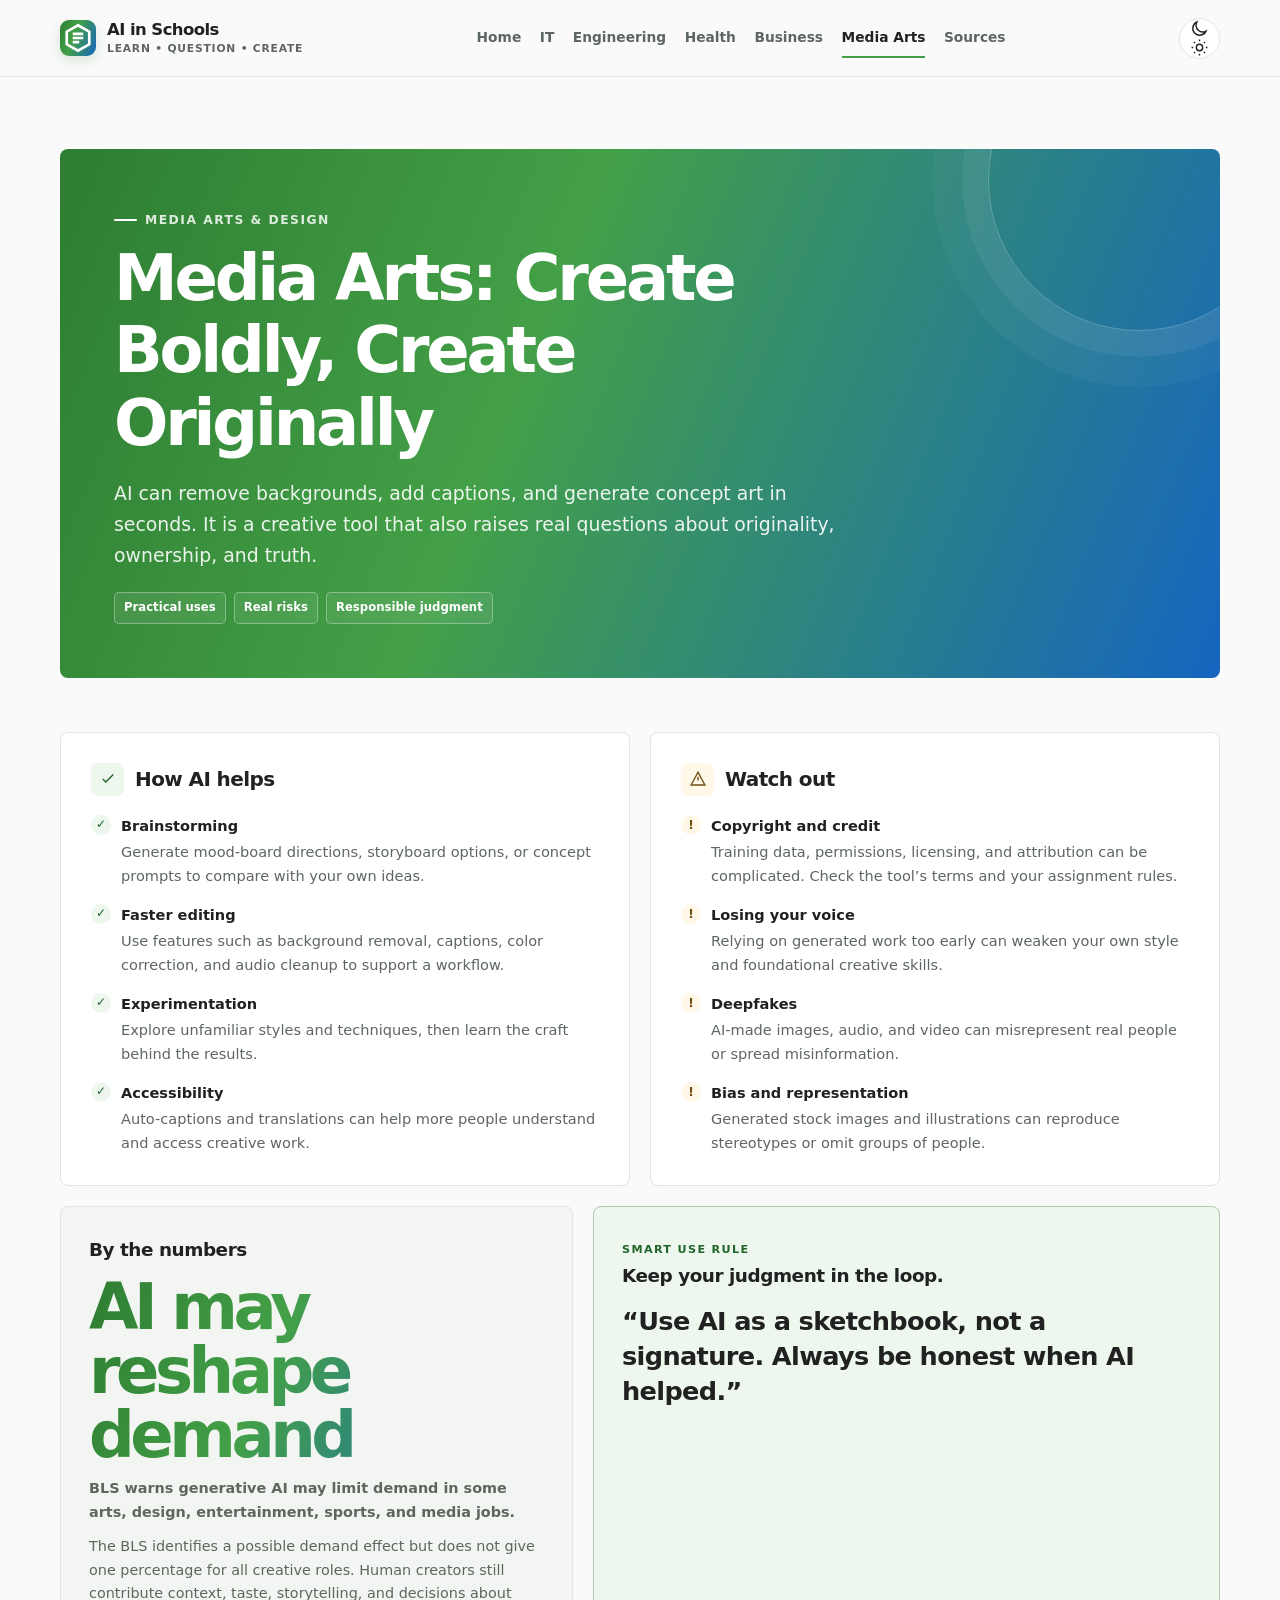
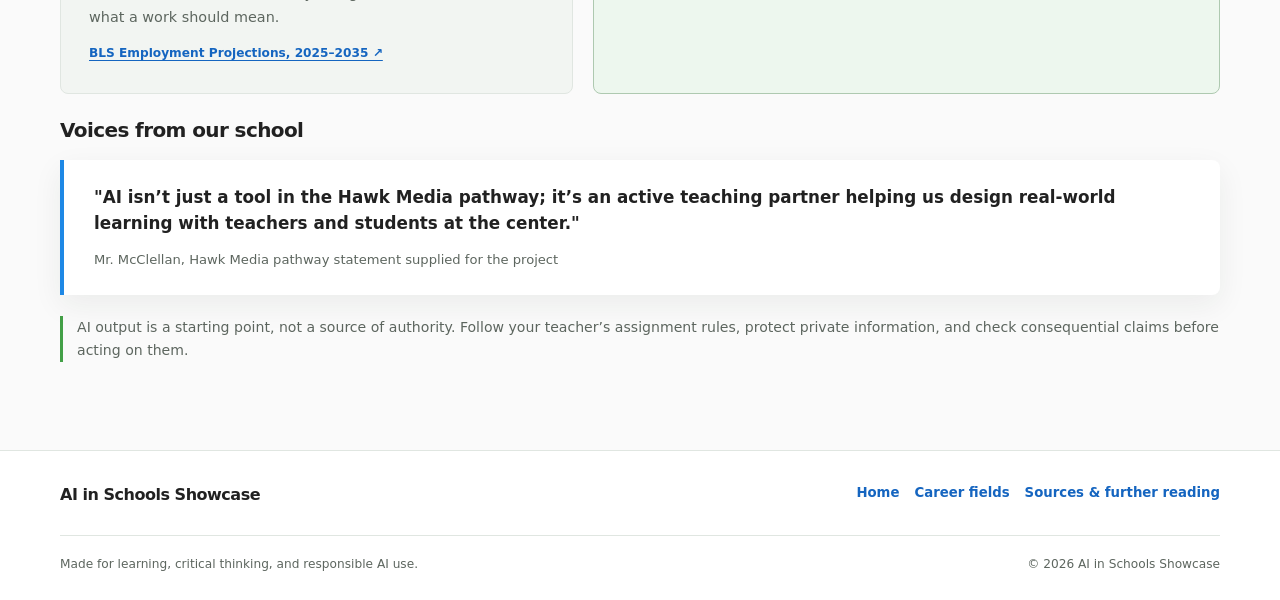
<file: media-arts.html>
<!doctype html>
<html lang="en"><head><meta charset="utf-8"><meta name="viewport" content="width=device-width, initial-scale=1"><meta name="theme-color" content="#2e7d32"><meta name="description" content="AI can remove backgrounds, add captions, and generate concept art in seconds. It is a creative tool that also raises real questions about originality, ownership, and truth."><title>Media Arts: Create Boldly, Create Originally | AI in Schools</title><link rel="stylesheet" href="styles.css"></head><body>
<a class="skip-link" href="#main">Skip to main content</a>
<header class="site-header"><div class="container nav-wrap">
<a class="brand" href="index.html" aria-label="AI in Schools home"><span class="brand-mark" aria-hidden="true"><svg viewBox="0 0 24 24" fill="none" stroke="currentColor" stroke-width="1.8"><path d="M12 3.5 19.5 7.8v8.4L12 20.5l-7.5-4.3V7.8L12 3.5Z"/><path d="M8.5 9.3h7M8.5 12h7M8.5 14.7h4.3"/></svg></span><span class="brand-name">AI in Schools<span>Learn • question • create</span></span></a>
<nav class="nav-links" data-nav-links aria-label="Main navigation"><a href="index.html">Home</a><a href="it.html">IT</a><a href="engineering.html">Engineering</a><a href="health.html">Health</a><a href="business.html">Business</a><a href="media-arts.html" aria-current="page">Media Arts</a><a href="sources.html">Sources</a></nav>
<div class="nav-actions"><button class="theme-toggle" type="button" data-theme-toggle aria-label="Switch theme" title="Switch theme"><svg data-icon-moon viewBox="0 0 24 24" fill="none" stroke="currentColor" stroke-width="1.8" aria-hidden="true"><path d="M20.2 15.3A8.5 8.5 0 0 1 8.7 3.8 8.7 8.7 0 1 0 20.2 15.3Z"/></svg><svg data-icon-sun viewBox="0 0 24 24" fill="none" stroke="currentColor" stroke-width="1.8" aria-hidden="true" hidden><circle cx="12" cy="12" r="4"/><path d="M12 2v2m0 16v2M4.93 4.93l1.42 1.42m11.3 11.3 1.42 1.42M2 12h2m16 0h2M4.93 19.07l1.42-1.42m11.3-11.3 1.42-1.42"/></svg></button><button class="menu-toggle" type="button" data-menu-toggle aria-expanded="false" aria-label="Open navigation menu"><svg viewBox="0 0 24 24" fill="none" stroke="currentColor" stroke-width="1.8" aria-hidden="true"><path d="M4 7h16M4 12h16M4 17h16"/></svg></button></div>
</div></header>
<main id="main">
<section class="page-hero"><div class="container"><div class="page-intro reveal"><span class="eyebrow">Media arts &amp; design</span><h1>Media Arts: Create Boldly, Create Originally</h1><p>AI can remove backgrounds, add captions, and generate concept art in seconds. It is a creative tool that also raises real questions about originality, ownership, and truth.</p><div class="page-kicker"><span>Practical uses</span><span>Real risks</span><span>Responsible judgment</span></div></div></div></section>
<section class="section" style="padding-top: 18px"><div class="container">
<div class="content-grid">
<article class="content-card reveal"><h2><span class="heading-icon"><svg viewBox="0 0 24 24" fill="none" stroke="currentColor" stroke-width="1.8" aria-hidden="true"><path d="m5 12 4 4L19 6"/></svg></span>How AI helps</h2><ul class="check-list"><li><strong>Brainstorming</strong><span>Generate mood-board directions, storyboard options, or concept prompts to compare with your own ideas.</span></li><li><strong>Faster editing</strong><span>Use features such as background removal, captions, color correction, and audio cleanup to support a workflow.</span></li><li><strong>Experimentation</strong><span>Explore unfamiliar styles and techniques, then learn the craft behind the results.</span></li><li><strong>Accessibility</strong><span>Auto-captions and translations can help more people understand and access creative work.</span></li></ul></article>
<article class="content-card warning reveal"><h2><span class="heading-icon"><svg viewBox="0 0 24 24" fill="none" stroke="currentColor" stroke-width="1.8" aria-hidden="true"><path d="M12 3 2.8 20h18.4L12 3Z"/><path d="M12 9v5m0 3h.01"/></svg></span>Watch out</h2><ul class="warning-list"><li><strong>Copyright and credit</strong><span>Training data, permissions, licensing, and attribution can be complicated. Check the tool’s terms and your assignment rules.</span></li><li><strong>Losing your voice</strong><span>Relying on generated work too early can weaken your own style and foundational creative skills.</span></li><li><strong>Deepfakes</strong><span>AI-made images, audio, and video can misrepresent real people or spread misinformation.</span></li><li><strong>Bias and representation</strong><span>Generated stock images and illustrations can reproduce stereotypes or omit groups of people.</span></li></ul></article>
</div>
<div class="numbers-rule">
<article class="number-panel reveal"><h2>By the numbers</h2><div class="number-value">AI may reshape demand</div><p><strong>BLS warns generative AI may limit demand in some arts, design, entertainment, sports, and media jobs.</strong></p><p style="margin-top:10px">The BLS identifies a possible demand effect but does not give one percentage for all creative roles. Human creators still contribute context, taste, storytelling, and decisions about what a work should mean.</p><a class="source-line" href="https://www.bls.gov/news.release/ecopro.htm" target="_blank" rel="noopener noreferrer">BLS Employment Projections, 2025–2035 ↗</a></article>
<article class="rule-panel reveal"><span class="rule-mark">Smart use rule</span><h2>Keep your judgment in the loop.</h2><blockquote>“Use AI as a sketchbook, not a signature. Always be honest when AI helped.”</blockquote></article>
</div>
<section class="voice-section reveal" aria-labelledby="voice-title"><h2 id="voice-title" style="font-size:1.25rem; margin:0 0 13px; letter-spacing:-.03em">Voices from our school</h2><div class="voice-card reveal"><p>"AI isn’t just a tool in the Hawk Media pathway; it’s an active teaching partner helping us design real-world learning with teachers and students at the center."</p><cite>Mr. McClellan, Hawk Media pathway statement supplied for the project</cite></div></section>
<div class="callout-note">AI output is a starting point, not a source of authority. Follow your teacher’s assignment rules, protect private information, and check consequential claims before acting on them.</div>
</div></section>
</main>
<footer class="site-footer"><div class="container"><div class="footer-top"><div><p class="footer-title">AI in Schools Showcase</p></div><div class="footer-links"><a href="index.html">Home</a><a href="index.html#career-fields">Career fields</a><a href="sources.html">Sources &amp; further reading</a></div></div><div class="footer-bottom"><span>Made for learning, critical thinking, and responsible AI use.</span><span>© 2026 AI in Schools Showcase</span></div></div></footer><script src="script.js"></script>
</body></html>
</file>
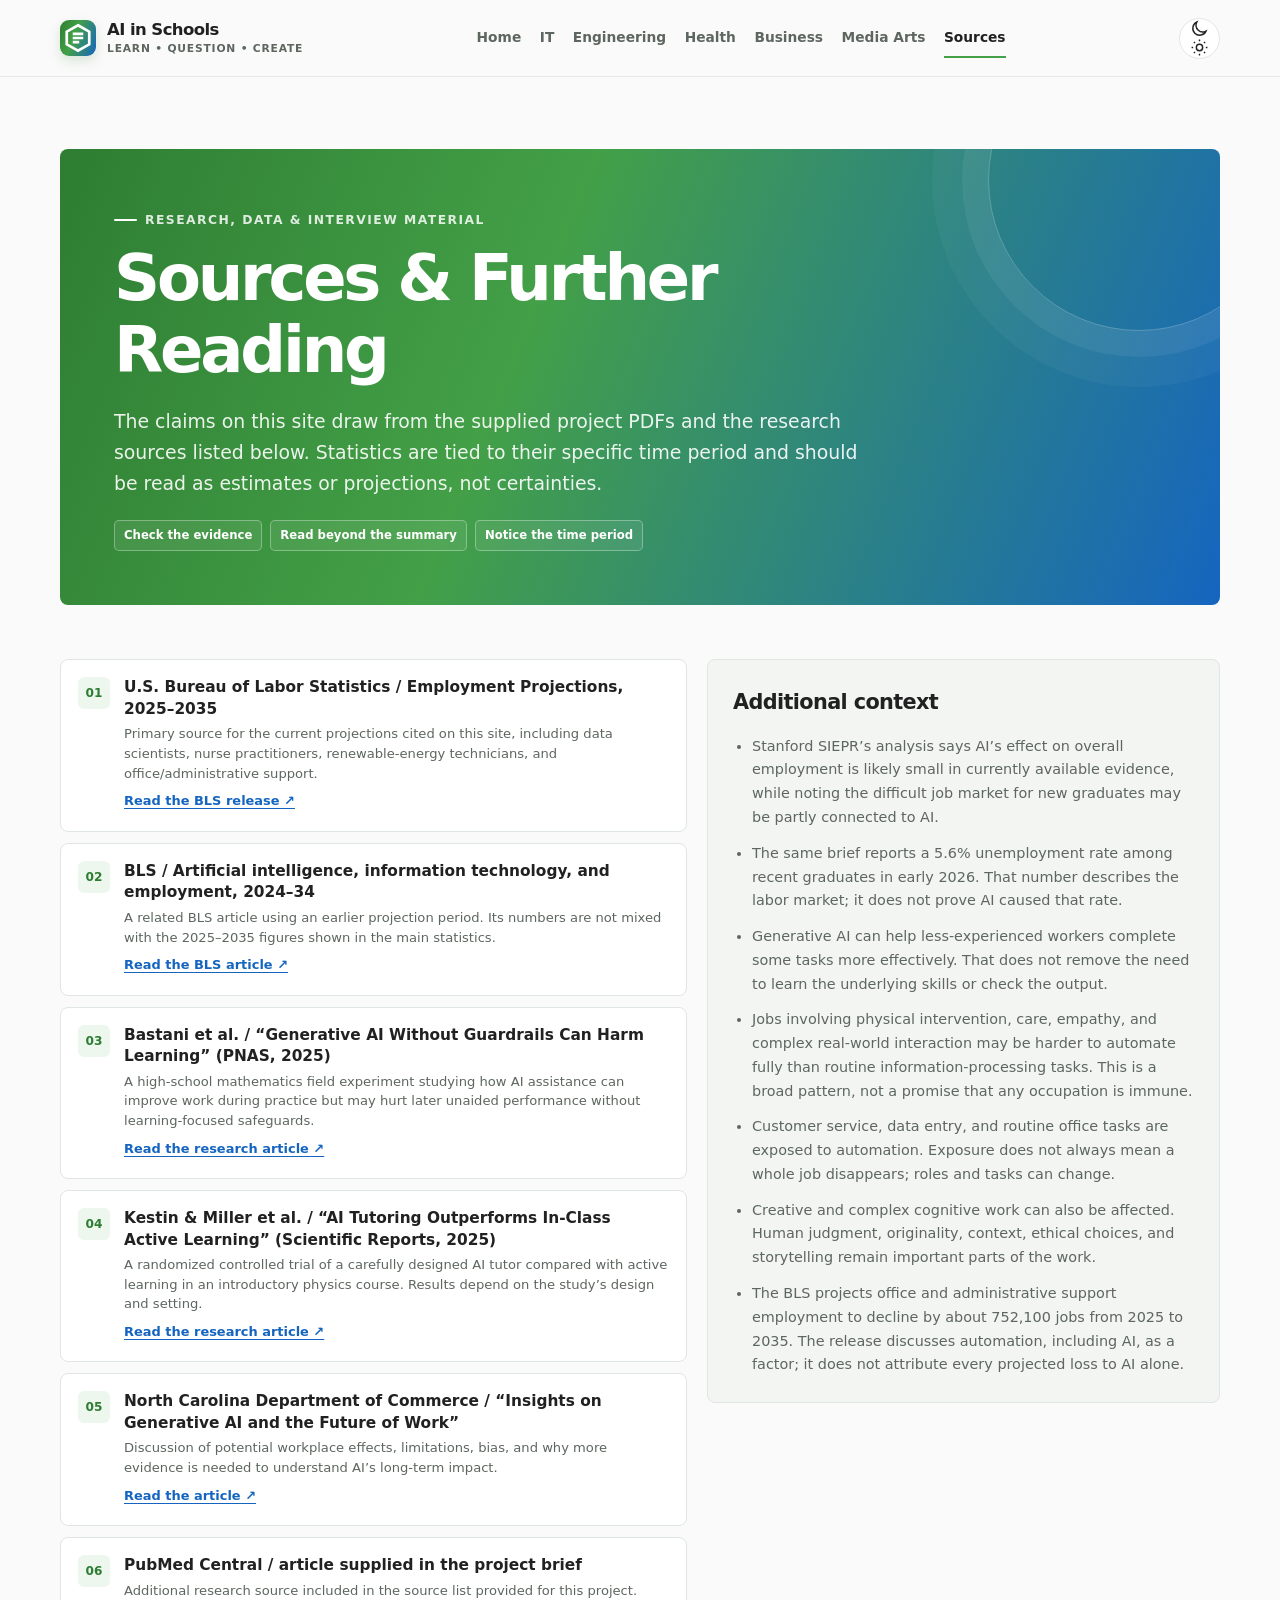
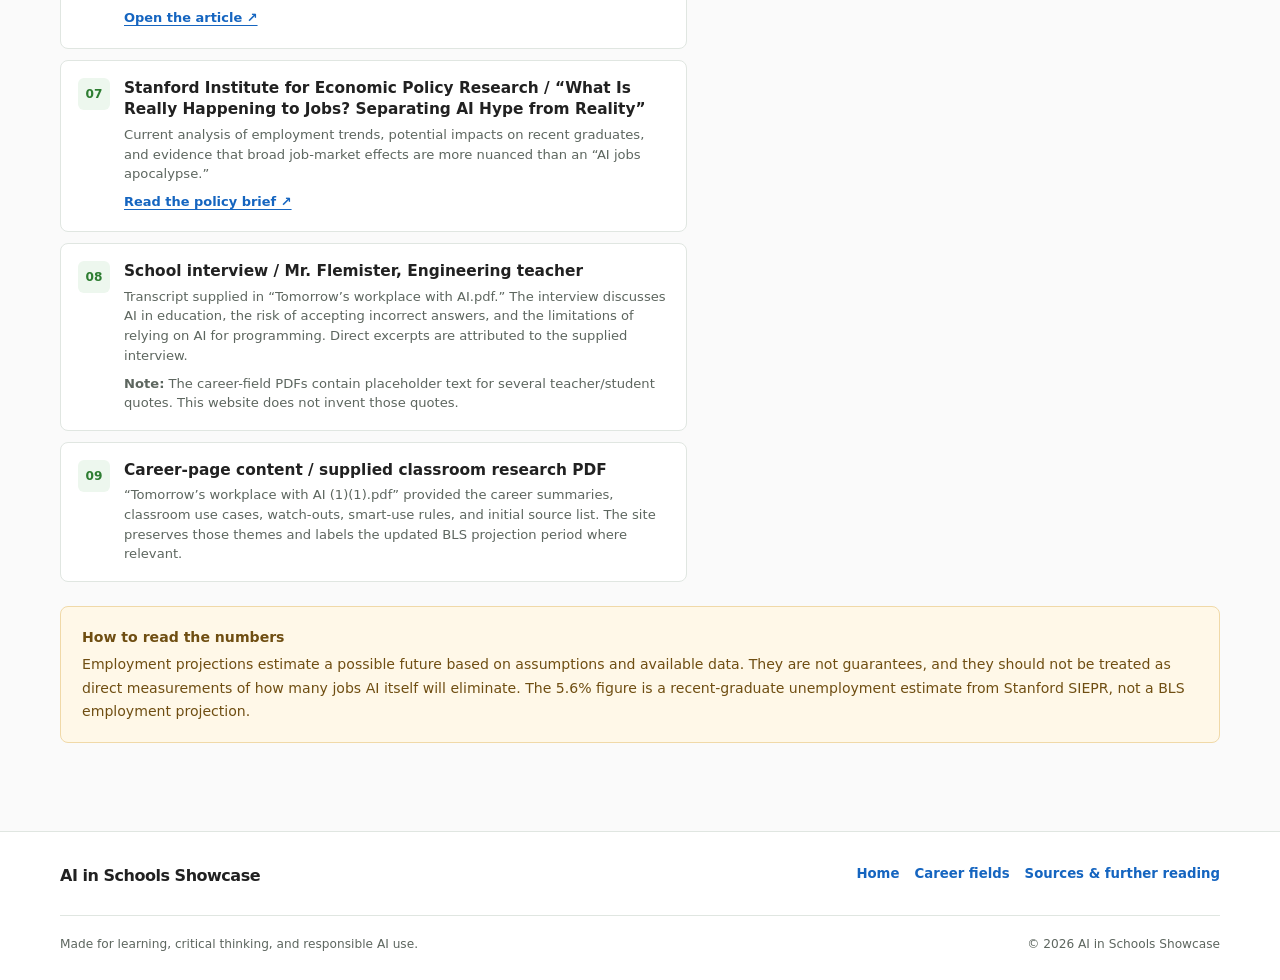
<file: sources.html>
<!doctype html>
<html lang="en"><head><meta charset="utf-8"><meta name="viewport" content="width=device-width, initial-scale=1"><meta name="theme-color" content="#2e7d32"><meta name="description" content="Sources, employment projections, education research, and interview notes behind the AI in Schools website."><title>Sources &amp; Further Reading | AI in Schools</title><link rel="stylesheet" href="styles.css"></head><body>
<a class="skip-link" href="#main">Skip to main content</a>
<header class="site-header"><div class="container nav-wrap">
<a class="brand" href="index.html" aria-label="AI in Schools home"><span class="brand-mark" aria-hidden="true"><svg viewBox="0 0 24 24" fill="none" stroke="currentColor" stroke-width="1.8"><path d="M12 3.5 19.5 7.8v8.4L12 20.5l-7.5-4.3V7.8L12 3.5Z"/><path d="M8.5 9.3h7M8.5 12h7M8.5 14.7h4.3"/></svg></span><span class="brand-name">AI in Schools<span>Learn • question • create</span></span></a>
<nav class="nav-links" data-nav-links aria-label="Main navigation"><a href="index.html">Home</a><a href="it.html">IT</a><a href="engineering.html">Engineering</a><a href="health.html">Health</a><a href="business.html">Business</a><a href="media-arts.html">Media Arts</a><a href="sources.html" aria-current="page">Sources</a></nav>
<div class="nav-actions"><button class="theme-toggle" type="button" data-theme-toggle aria-label="Switch theme" title="Switch theme"><svg data-icon-moon viewBox="0 0 24 24" fill="none" stroke="currentColor" stroke-width="1.8" aria-hidden="true"><path d="M20.2 15.3A8.5 8.5 0 0 1 8.7 3.8 8.7 8.7 0 1 0 20.2 15.3Z"/></svg><svg data-icon-sun viewBox="0 0 24 24" fill="none" stroke="currentColor" stroke-width="1.8" aria-hidden="true" hidden><circle cx="12" cy="12" r="4"/><path d="M12 2v2m0 16v2M4.93 4.93l1.42 1.42m11.3 11.3 1.42 1.42M2 12h2m16 0h2M4.93 19.07l1.42-1.42m11.3-11.3 1.42-1.42"/></svg></button><button class="menu-toggle" type="button" data-menu-toggle aria-expanded="false" aria-label="Open navigation menu"><svg viewBox="0 0 24 24" fill="none" stroke="currentColor" stroke-width="1.8" aria-hidden="true"><path d="M4 7h16M4 12h16M4 17h16"/></svg></button></div>
</div></header>
<main id="main">
<section class="page-hero"><div class="container"><div class="page-intro reveal"><span class="eyebrow">Research, data &amp; interview material</span><h1>Sources &amp; Further Reading</h1><p>The claims on this site draw from the supplied project PDFs and the research sources listed below. Statistics are tied to their specific time period and should be read as estimates or projections, not certainties.</p><div class="page-kicker"><span>Check the evidence</span><span>Read beyond the summary</span><span>Notice the time period</span></div></div></div></section>
<section class="section" style="padding-top:18px"><div class="container">
<div class="sources-layout">
<div class="source-list">
<article class="source-item reveal"><span class="source-index">01</span><div><h3>U.S. Bureau of Labor Statistics / Employment Projections, 2025–2035</h3><p>Primary source for the current projections cited on this site, including data scientists, nurse practitioners, renewable-energy technicians, and office/administrative support.</p><a href="https://www.bls.gov/news.release/ecopro.htm" target="_blank" rel="noopener noreferrer">Read the BLS release ↗</a></div></article>
<article class="source-item reveal"><span class="source-index">02</span><div><h3>BLS / Artificial intelligence, information technology, and employment, 2024–34</h3><p>A related BLS article using an earlier projection period. Its numbers are not mixed with the 2025–2035 figures shown in the main statistics.</p><a href="https://www.bls.gov/opub/ted/2026/artificial-intelligence-information-technology-and-employment-2024-34.htm" target="_blank" rel="noopener noreferrer">Read the BLS article ↗</a></div></article>
<article class="source-item reveal"><span class="source-index">03</span><div><h3>Bastani et al. / “Generative AI Without Guardrails Can Harm Learning” (PNAS, 2025)</h3><p>A high-school mathematics field experiment studying how AI assistance can improve work during practice but may hurt later unaided performance without learning-focused safeguards.</p><a href="https://doi.org/10.1073/pnas.2422633122" target="_blank" rel="noopener noreferrer">Read the research article ↗</a></div></article>
<article class="source-item reveal"><span class="source-index">04</span><div><h3>Kestin &amp; Miller et al. / “AI Tutoring Outperforms In-Class Active Learning” (Scientific Reports, 2025)</h3><p>A randomized controlled trial of a carefully designed AI tutor compared with active learning in an introductory physics course. Results depend on the study’s design and setting.</p><a href="https://www.nature.com/articles/s41598-025-97652-6" target="_blank" rel="noopener noreferrer">Read the research article ↗</a></div></article>
<article class="source-item reveal"><span class="source-index">05</span><div><h3>North Carolina Department of Commerce / “Insights on Generative AI and the Future of Work”</h3><p>Discussion of potential workplace effects, limitations, bias, and why more evidence is needed to understand AI’s long-term impact.</p><a href="https://www.commerce.nc.gov/news/the-lead-feed/generative-ai-and-future-work" target="_blank" rel="noopener noreferrer">Read the article ↗</a></div></article>
<article class="source-item reveal"><span class="source-index">06</span><div><h3>PubMed Central / article supplied in the project brief</h3><p>Additional research source included in the source list provided for this project.</p><a href="https://pmc.ncbi.nlm.nih.gov/articles/PMC12333830/" target="_blank" rel="noopener noreferrer">Open the article ↗</a></div></article>
<article class="source-item reveal"><span class="source-index">07</span><div><h3>Stanford Institute for Economic Policy Research / “What Is Really Happening to Jobs? Separating AI Hype from Reality”</h3><p>Current analysis of employment trends, potential impacts on recent graduates, and evidence that broad job-market effects are more nuanced than an “AI jobs apocalypse.”</p><a href="https://siepr.stanford.edu/publications/policy-brief/what-really-happening-jobs-separating-ai-hype-reality" target="_blank" rel="noopener noreferrer">Read the policy brief ↗</a></div></article>
<article class="source-item reveal" id="school-interview"><span class="source-index">08</span><div><h3>School interview / Mr. Flemister, Engineering teacher</h3><p>Transcript supplied in “Tomorrow’s workplace with AI.pdf.” The interview discusses AI in education, the risk of accepting incorrect answers, and the limitations of relying on AI for programming. Direct excerpts are attributed to the supplied interview.</p><p style="margin-top:8px"><strong>Note:</strong> The career-field PDFs contain placeholder text for several teacher/student quotes. This website does not invent those quotes.</p></div></article>
<article class="source-item reveal"><span class="source-index">09</span><div><h3>Career-page content / supplied classroom research PDF</h3><p>“Tomorrow’s workplace with AI (1)(1).pdf” provided the career summaries, classroom use cases, watch-outs, smart-use rules, and initial source list. The site preserves those themes and labels the updated BLS projection period where relevant.</p></div></article>
</div>
<aside class="context-panel reveal"><h2>Additional context</h2><ul>
<li>Stanford SIEPR’s analysis says AI’s effect on overall employment is likely small in currently available evidence, while noting the difficult job market for new graduates may be partly connected to AI.</li>
<li>The same brief reports a 5.6% unemployment rate among recent graduates in early 2026. That number describes the labor market; it does not prove AI caused that rate.</li>
<li>Generative AI can help less-experienced workers complete some tasks more effectively. That does not remove the need to learn the underlying skills or check the output.</li>
<li>Jobs involving physical intervention, care, empathy, and complex real-world interaction may be harder to automate fully than routine information-processing tasks. This is a broad pattern, not a promise that any occupation is immune.</li>
<li>Customer service, data entry, and routine office tasks are exposed to automation. Exposure does not always mean a whole job disappears; roles and tasks can change.</li>
<li>Creative and complex cognitive work can also be affected. Human judgment, originality, context, ethical choices, and storytelling remain important parts of the work.</li>
<li>The BLS projects office and administrative support employment to decline by about 752,100 jobs from 2025 to 2035. The release discusses automation, including AI, as a factor; it does not attribute every projected loss to AI alone.</li>
</ul></aside>
</div>
<div class="source-caveat"><strong>How to read the numbers</strong>Employment projections estimate a possible future based on assumptions and available data. They are not guarantees, and they should not be treated as direct measurements of how many jobs AI itself will eliminate. The 5.6% figure is a recent-graduate unemployment estimate from Stanford SIEPR, not a BLS employment projection.</div>
</div></section>
</main>
<footer class="site-footer"><div class="container"><div class="footer-top"><div><p class="footer-title">AI in Schools Showcase</p></div><div class="footer-links"><a href="index.html">Home</a><a href="index.html#career-fields">Career fields</a><a href="sources.html">Sources &amp; further reading</a></div></div><div class="footer-bottom"><span>Made for learning, critical thinking, and responsible AI use.</span><span>© 2026 AI in Schools Showcase</span></div></div></footer>
<script src="script.js"></script></body></html>
</file>
<file: styles.css>
:root {
  color-scheme: light;
  --bg: #fafafa;
  --surface: #ffffff;
  --surface-soft: #f2f5f2;
  --text: #212121;
  --muted: #5d665f;
  --line: #e0e6e1;
  --green: #2e7d32;
  --green-2: #43a047;
  --blue: #1565c0;
  --blue-2: #1e88e5;
  --gradient: linear-gradient(112deg, #2e7d32 0%, #43a047 40%, #1565c0 100%);
  --shadow: 0 10px 30px rgba(24, 43, 30, .065);
  --warning-bg: #fff8e8;
  --warning-line: #f0d9a8;
  --warning-text: #6f4e12;
  --success-bg: #edf7ee;
  --success-text: #21652a;
  --radius: 8px;
  --content: 1160px;
}
:root[data-theme="dark"] {
  color-scheme: dark;
  --bg: #121212;
  --surface: #1a1a2e;
  --surface-soft: #20273a;
  --text: #e5e9e6;
  --muted: #b1bbb5;
  --line: #343b4b;
  --green: #70c879;
  --green-2: #65bf79;
  --blue: #70aef4;
  --blue-2: #78baff;
  --gradient: linear-gradient(112deg, #2e7d32 0%, #43a047 40%, #1565c0 100%);
  --shadow: 0 12px 36px rgba(0, 0, 0, .23);
  --warning-bg: #332c1c;
  --warning-line: #5e4b25;
  --warning-text: #f6d78c;
  --success-bg: #183020;
  --success-text: #9ce4a4;
}
* { box-sizing: border-box; }
html { scroll-behavior: smooth; scroll-padding-top: 94px; }
body {
  margin: 0; background: var(--bg); color: var(--text);
  font: 16px/1.65 Inter, ui-sans-serif, system-ui, -apple-system, BlinkMacSystemFont, "Segoe UI", sans-serif;
  transition: background-color .3s ease, color .3s ease;
}
button, a { -webkit-tap-highlight-color: transparent; }
a { color: var(--blue); text-underline-offset: 3px; }
a:hover { text-decoration-thickness: 2px; }
button { font: inherit; }
:focus-visible { outline: 3px solid var(--blue-2); outline-offset: 3px; }
.skip-link { position: absolute; top: -60px; left: 1rem; z-index: 1000; padding: .7rem 1rem; background: var(--surface); border: 1px solid var(--line); border-radius: 6px; }
.skip-link:focus { top: 1rem; }
.container { width: min(var(--content), calc(100% - 40px)); margin-inline: auto; }
.site-header {
  position: sticky; top: 0; z-index: 100; background: color-mix(in srgb, var(--bg) 91%, transparent);
  backdrop-filter: blur(18px); border-bottom: 1px solid color-mix(in srgb, var(--line) 80%, transparent);
}
.nav-wrap { min-height: 76px; display: flex; align-items: center; justify-content: space-between; gap: 22px; }
.brand { display: inline-flex; align-items: center; gap: 11px; min-width: max-content; color: var(--text); text-decoration: none; font-weight: 800; letter-spacing: -.035em; }
.brand-mark { width: 36px; height: 36px; display: grid; place-items: center; border-radius: 9px; background: var(--gradient); color: white; box-shadow: 0 5px 12px rgba(46, 125, 50, .17); }
.brand-name { font-size: 1.03rem; line-height: 1.15; }
.brand-name span { display: block; margin-top: 3px; color: var(--muted); font-size: .67rem; font-weight: 600; letter-spacing: .075em; text-transform: uppercase; }
.nav-links { display: flex; align-items: center; gap: clamp(9px, 1.45vw, 22px); }
.nav-links a { color: var(--muted); text-decoration: none; font-size: .86rem; font-weight: 650; padding: 8px 0; border-bottom: 2px solid transparent; white-space: nowrap; }
.nav-links a:hover, .nav-links a[aria-current="page"] { color: var(--text); border-bottom-color: var(--green-2); }
.nav-actions { display: flex; align-items: center; gap: 9px; }
.theme-toggle, .menu-toggle { display: inline-grid; place-items: center; width: 41px; height: 41px; padding: 0; border: 1px solid var(--line); border-radius: 50%; color: var(--text); background: var(--surface); cursor: pointer; transition: transform .18s ease, border-color .18s ease; }
.theme-toggle:hover, .menu-toggle:hover { transform: translateY(-1px); border-color: var(--blue-2); }
.theme-toggle svg, .menu-toggle svg { width: 19px; height: 19px; }
.menu-toggle { display: none; border-radius: var(--radius); }
.gradient-text { background: var(--gradient); -webkit-background-clip: text; background-clip: text; color: transparent; }
.eyebrow { display: inline-flex; align-items: center; gap: 8px; color: var(--green); font-size: .77rem; text-transform: uppercase; font-weight: 800; letter-spacing: .12em; }
.eyebrow::before { content: ""; width: 23px; height: 2px; background: var(--gradient); border-radius: 99px; }
.hero { padding: clamp(48px, 7vw, 90px) 0 58px; overflow: hidden; }
.hero-grid { display: grid; grid-template-columns: 1.22fr .78fr; align-items: center; gap: clamp(30px, 6vw, 82px); }
.hero h1 { max-width: 790px; margin: 18px 0 18px; font-size: clamp(2.6rem, 5.5vw, 5rem); line-height: 1.03; letter-spacing: -.065em; font-weight: 850; }
.hero h1 .highlight { display: inline; background: var(--gradient); -webkit-background-clip: text; background-clip: text; color: transparent; }
.hero-copy { max-width: 635px; color: var(--muted); font-size: clamp(1.06rem, 1.65vw, 1.22rem); }
.event-chip { display: inline-flex; align-items: center; flex-wrap: wrap; gap: 8px; margin-top: 15px; padding: 7px 11px; border: 1px solid var(--line); background: var(--surface); border-radius: 100px; font-size: .78rem; color: var(--muted); }
.event-chip svg { width: 15px; height: 15px; color: var(--green); }
.hero-actions { display: flex; flex-wrap: wrap; gap: 12px; margin-top: 28px; }
.button { display: inline-flex; justify-content: center; align-items: center; gap: 10px; min-height: 47px; padding: 0 18px; border: 1px solid transparent; border-radius: 6px; text-decoration: none; font-weight: 750; font-size: .91rem; transition: transform .18s ease, box-shadow .18s ease; }
.button:hover { transform: translateY(-2px); text-decoration: none; }
.button-primary { color: #fff; background: var(--gradient); box-shadow: 0 8px 20px rgba(21, 101, 192, .18); }
.button-secondary { color: var(--text); background: var(--surface); border-color: var(--line); }
.button svg { width: 17px; height: 17px; }
.hero-art { position: relative; min-height: 360px; display: grid; place-items: center; }
.art-orb { position: absolute; width: min(88%, 390px); aspect-ratio: 1; border-radius: 50%; background: radial-gradient(circle at 24% 22%, rgba(67,160,71,.19), transparent 38%), radial-gradient(circle at 75% 73%, rgba(30,136,229,.17), transparent 42%); border: 1px solid color-mix(in srgb, var(--blue) 18%, transparent); }
.art-orb::before, .art-orb::after { content: ""; position: absolute; border: 1px dashed color-mix(in srgb, var(--green) 40%, transparent); border-radius: 50%; inset: 11%; }
.art-orb::after { inset: 24%; border-color: color-mix(in srgb, var(--blue) 45%, transparent); }
.art-core { position: relative; width: 155px; height: 155px; display: grid; place-items: center; border-radius: 32px; color: white; background: var(--gradient); box-shadow: 0 20px 50px rgba(21, 101, 192, .23); transform: rotate(-5deg); }
.art-core svg { width: 74px; height: 74px; }
.float-card { position: absolute; display: flex; align-items: center; gap: 11px; max-width: 230px; padding: 13px 15px; border-radius: 7px; background: var(--surface); border: 1px solid var(--line); box-shadow: var(--shadow); }
.float-card svg { flex: 0 0 auto; width: 24px; height: 24px; color: var(--green); }
.float-card strong { display: block; font-size: .84rem; line-height: 1.25; }
.float-card span { display: block; color: var(--muted); font-size: .73rem; margin-top: 2px; }
.float-card.card-one { top: 36px; left: 0; }
.float-card.card-two { top: 135px; right: -4px; }
.float-card.card-three { bottom: 28px; left: 20px; }
.section { padding: clamp(58px, 7vw, 88px) 0; }
.section-alt { background: var(--surface-soft); border-block: 1px solid var(--line); }
.section-heading { display: flex; align-items: end; justify-content: space-between; gap: 24px; margin-bottom: 28px; }
.section-heading h2, .page-intro h1 { margin: 8px 0 0; font-size: clamp(1.9rem, 3.5vw, 3rem); line-height: 1.13; letter-spacing: -.05em; }
.section-heading p { max-width: 520px; margin: 0; color: var(--muted); }
.body-copy { max-width: 800px; color: var(--muted); }
.stats-grid { display: grid; grid-template-columns: repeat(4, 1fr); gap: 15px; }
.stat-card { min-height: 205px; padding: 22px; border: 1px solid var(--line); border-radius: var(--radius); background: var(--surface); box-shadow: 0 3px 12px rgba(20,50,24,.025); }
.stat-top { display: flex; align-items: center; justify-content: space-between; gap: 10px; }
.stat-icon { display: grid; place-items: center; width: 41px; height: 41px; border-radius: 7px; background: var(--success-bg); color: var(--success-text); }
.stat-icon svg { width: 21px; height: 21px; }
.stat-period { font-size: .69rem; font-weight: 750; color: var(--muted); text-transform: uppercase; letter-spacing: .065em; }
.stat-value { margin: 17px 0 5px; font-size: clamp(1.75rem, 2.6vw, 2.35rem); font-weight: 850; letter-spacing: -.055em; line-height: 1.1; }
.stat-card p { margin: 0; color: var(--muted); font-size: .87rem; line-height: 1.45; }
.stat-card small { display: block; color: var(--muted); margin-top: 12px; font-size: .72rem; }
.intro-layout { display: grid; grid-template-columns: .9fr 1.1fr; gap: clamp(30px, 6vw, 76px); align-items: start; }
.intro-layout h2 { margin: 0; font-size: clamp(2rem, 3.4vw, 2.85rem); line-height: 1.12; letter-spacing: -.055em; }
.intro-layout p { color: var(--muted); margin-top: 0; }
.principle-list { display: grid; gap: 11px; margin-top: 21px; }
.principle { display: flex; align-items: flex-start; gap: 12px; }
.principle-mark { display: grid; place-items: center; margin-top: 3px; width: 24px; height: 24px; border-radius: 50%; background: var(--success-bg); color: var(--success-text); flex: 0 0 auto; }
.principle-mark svg { width: 14px; height: 14px; }
.principle p { margin: 0; font-size: .91rem; }
.field-grid { display: grid; grid-template-columns: repeat(5, minmax(0,1fr)); gap: 13px; }
.field-card { position: relative; overflow: hidden; display: flex; min-height: 229px; flex-direction: column; padding: 20px 17px; border: 1px solid var(--line); border-radius: var(--radius); background: var(--surface); color: var(--text); text-decoration: none; transition: transform .2s ease, box-shadow .2s ease, border-color .2s ease; }
.field-card::before { content: ""; position: absolute; height: 4px; inset: 0 0 auto; background: var(--gradient); transform: scaleX(.2); transform-origin: left; transition: transform .25s ease; }
.field-card:hover { transform: translateY(-4px); border-color: color-mix(in srgb, var(--blue) 45%, var(--line)); box-shadow: var(--shadow); text-decoration: none; }
.field-card:hover::before { transform: scaleX(1); }
.field-icon { display: grid; place-items: center; width: 47px; height: 47px; margin-bottom: 20px; border-radius: 8px; background: linear-gradient(135deg, rgba(67,160,71,.12), rgba(30,136,229,.12)); color: var(--green); }
.field-icon svg { width: 25px; height: 25px; }
.field-card h3 { margin: 0; font-size: 1.05rem; line-height: 1.3; letter-spacing: -.025em; }
.field-card p { color: var(--muted); font-size: .81rem; line-height: 1.48; margin: 8px 0 18px; }
.learn-more { margin-top: auto; font-weight: 800; font-size: .81rem; color: var(--blue); }
.quote-section { padding: 0 0 clamp(58px, 7vw, 88px); }
.quote-panel { position: relative; overflow: hidden; display: grid; grid-template-columns: 60px 1fr; gap: 22px; padding: clamp(26px, 5vw, 48px); border-radius: var(--radius); color: #fff; background: #17232a; }
.quote-panel::after { content: ""; position: absolute; width: 350px; height: 350px; right: -100px; bottom: -210px; border-radius: 50%; border: 1px solid rgba(255,255,255,.18); box-shadow: 0 0 0 28px rgba(255,255,255,.03), 0 0 0 58px rgba(255,255,255,.025); }
.quote-glyph { font-size: 5.3rem; line-height: .9; font-family: Georgia, serif; color: #81cb8b; }
.quote-panel blockquote { position: relative; z-index: 1; margin: 0; max-width: 850px; font-size: clamp(1.25rem, 2.35vw, 2rem); font-weight: 650; line-height: 1.4; letter-spacing: -.025em; }
.quote-panel cite { display: block; margin-top: 18px; font-size: .86rem; font-style: normal; font-weight: 700; color: #a8d7ad; letter-spacing: .01em; }
.quote-panel .quote-label { grid-column: 2; margin: 0 0 3px; color: #a9b9c4; text-transform: uppercase; letter-spacing: .12em; font-size: .72rem; font-weight: 800; }
.callout-note { margin-top: 21px; padding-left: 14px; border-left: 3px solid var(--green-2); color: var(--muted); font-size: .88rem; }
.page-hero { padding: clamp(42px, 6vw, 72px) 0 36px; }
.page-intro { position: relative; overflow: hidden; padding: clamp(28px, 5vw, 54px); border-radius: var(--radius); background: var(--gradient); color: #fff; }
.page-intro::after { content: ""; position: absolute; width: 300px; height: 300px; right: -70px; top: -120px; border-radius: 50%; border: 1px solid rgba(255,255,255,.25); box-shadow: 0 0 0 26px rgba(255,255,255,.06), 0 0 0 56px rgba(255,255,255,.035); }
.page-intro .eyebrow { color: rgba(255,255,255,.84); }
.page-intro .eyebrow::before { background: #fff; }
.page-intro h1 { position: relative; z-index: 1; max-width: 770px; margin-top: 12px; font-size: clamp(2.4rem, 5vw, 4.2rem); }
.page-intro p { position: relative; z-index: 1; max-width: 760px; margin-bottom: 0; color: rgba(255,255,255,.9); font-size: clamp(1rem, 1.7vw, 1.18rem); }
.page-kicker { margin-top: 21px; display: flex; flex-wrap: wrap; gap: 8px; }
.page-kicker span { padding: 5px 9px; border: 1px solid rgba(255,255,255,.32); border-radius: 5px; background: rgba(255,255,255,.08); color: #fff; font-size: .73rem; font-weight: 700; }
.content-grid { display: grid; grid-template-columns: 1fr 1fr; gap: 20px; }
.content-card { padding: clamp(22px, 3vw, 30px); border: 1px solid var(--line); border-radius: var(--radius); background: var(--surface); }
.content-card h2 { display: flex; align-items: center; gap: 11px; margin: 0 0 18px; font-size: 1.25rem; letter-spacing: -.03em; }
.heading-icon { width: 33px; height: 33px; display: grid; place-items: center; border-radius: 7px; background: var(--success-bg); color: var(--success-text); flex: 0 0 auto; }
.heading-icon svg { width: 18px; height: 18px; }
.content-card.warning .heading-icon { background: var(--warning-bg); color: var(--warning-text); }
.check-list, .warning-list { list-style: none; padding: 0; margin: 0; display: grid; gap: 15px; }
.check-list li, .warning-list li { position: relative; padding-left: 30px; font-size: .91rem; }
.check-list li::before { content: "✓"; position: absolute; left: 0; top: 1px; display: grid; place-items: center; width: 20px; height: 20px; border-radius: 50%; background: var(--success-bg); color: var(--success-text); font-size: .75rem; font-weight: 900; }
.warning-list li::before { content: "!"; position: absolute; left: 0; top: 1px; display: grid; place-items: center; width: 20px; height: 20px; border-radius: 50%; background: var(--warning-bg); color: var(--warning-text); font-size: .76rem; font-weight: 900; }
.check-list strong, .warning-list strong { display: block; margin-bottom: 2px; }
.check-list span, .warning-list span { display: block; color: var(--muted); }
.numbers-rule { display: grid; grid-template-columns: .9fr 1.1fr; gap: 20px; margin-top: 20px; }
.number-panel { padding: 28px; background: var(--surface-soft); border: 1px solid var(--line); border-radius: var(--radius); }
.number-panel h2, .rule-panel h2 { margin: 0 0 10px; font-size: 1.15rem; letter-spacing: -.025em; }
.number-value { margin: 5px 0 10px; font-size: clamp(2.5rem, 5vw, 4rem); line-height: 1; font-weight: 900; letter-spacing: -.07em; background: var(--gradient); -webkit-background-clip: text; background-clip: text; color: transparent; }
.number-panel p { color: var(--muted); margin: 0; font-size: .9rem; }
.source-line { display: inline-block; margin-top: 13px; font-size: .76rem; font-weight: 800; }
.rule-panel { padding: 28px; border-radius: var(--radius); background: var(--success-bg); border: 1px solid color-mix(in srgb, var(--green) 28%, var(--line)); }
.rule-panel .rule-mark { color: var(--success-text); font-size: .7rem; text-transform: uppercase; letter-spacing: .12em; font-weight: 900; }
.rule-panel blockquote { margin: 12px 0 0; color: var(--text); font-size: clamp(1.2rem, 2vw, 1.65rem); line-height: 1.38; font-weight: 750; letter-spacing: -.025em; }
.voice-section { margin-top: 20px; }
.voice-card { position: relative; padding: 24px 28px 24px 30px; border-left: 4px solid var(--blue-2); border-radius: 0 var(--radius) var(--radius) 0; background: var(--surface); box-shadow: var(--shadow); }
.voice-card p { margin: 0; font-size: 1.05rem; line-height: 1.55; font-weight: 600; }
.voice-card cite { display: block; margin-top: 13px; font-size: .82rem; color: var(--muted); font-style: normal; }
.voice-placeholder { border-left-color: var(--line); box-shadow: none; border: 1px dashed var(--line); border-left: 4px dashed var(--line); background: transparent; }
.voice-placeholder p { color: var(--muted); font-weight: 500; font-size: .91rem; }
.sources-layout { display: grid; grid-template-columns: 1.1fr .9fr; gap: 20px; align-items: start; }
.source-list { display: grid; gap: 11px; }
.source-item { display: flex; align-items: flex-start; gap: 14px; padding: 17px; border: 1px solid var(--line); border-radius: var(--radius); background: var(--surface); }
.source-index { display: grid; place-items: center; flex: 0 0 auto; width: 32px; height: 32px; border-radius: 6px; color: var(--green); background: var(--success-bg); font-weight: 850; font-size: .76rem; }
.source-item h3 { margin: 0 0 4px; font-size: .96rem; line-height: 1.4; }
.source-item p { margin: 0; color: var(--muted); font-size: .82rem; line-height: 1.5; }
.source-item a { display: inline-block; margin-top: 7px; font-size: .81rem; font-weight: 750; }
.context-panel { padding: 25px; border-radius: var(--radius); background: var(--surface-soft); border: 1px solid var(--line); }
.context-panel h2 { margin: 0 0 15px; font-size: 1.3rem; letter-spacing: -.03em; }
.context-panel ul { padding-left: 19px; margin: 0; display: grid; gap: 12px; color: var(--muted); font-size: .9rem; }
.source-caveat { margin-top: 24px; padding: 19px 21px; border: 1px solid var(--warning-line); border-radius: var(--radius); background: var(--warning-bg); color: var(--warning-text); font-size: .88rem; }
.source-caveat strong { display: block; margin-bottom: 4px; }
.site-footer { padding: 31px 0 26px; border-top: 1px solid var(--line); background: var(--surface); }
.footer-top { display: flex; justify-content: space-between; align-items: flex-start; gap: 28px; }
.footer-title { margin: 0; font-weight: 850; letter-spacing: -.03em; }
.footer-meta { color: var(--muted); font-size: .84rem; margin: 5px 0 0; }
.footer-links { display: flex; flex-wrap: wrap; gap: 15px; }
.footer-links a { font-size: .83rem; font-weight: 700; text-decoration: none; }
.footer-bottom { display: flex; justify-content: space-between; gap: 16px; margin-top: 26px; padding-top: 18px; border-top: 1px solid var(--line); color: var(--muted); font-size: .76rem; }
.reveal { opacity: 1; transform: none; }
.js-ready .reveal { opacity: 0; transform: translateY(10px); transition: opacity .5s ease, transform .5s ease; }
.js-ready .reveal.is-visible { opacity: 1; transform: translateY(0); }
@media (max-width: 1050px) {
  .nav-wrap { gap: 14px; }
  .brand-name { font-size: .95rem; }
  .nav-links { gap: 12px; }
  .nav-links a { font-size: .78rem; }
  .field-grid { grid-template-columns: repeat(3, minmax(0,1fr)); }
  .stats-grid { grid-template-columns: repeat(2, 1fr); }
}
@media (max-width: 760px) {
  .container { width: min(var(--content), calc(100% - 30px)); }
  .nav-wrap { min-height: 68px; flex-wrap: wrap; gap: 10px; padding-block: 10px; }
  .brand-mark { width: 34px; height: 34px; }
  .brand-name { font-size: .92rem; }
  .brand-name span { font-size: .61rem; }
  .nav-actions { margin-left: auto; }
  .menu-toggle { display: inline-grid; }
  .nav-links { display: none; order: 3; flex-basis: 100%; padding: 8px 0 7px; grid-template-columns: repeat(2, minmax(0,1fr)); gap: 2px 18px; border-top: 1px solid var(--line); }
  .nav-links.is-open { display: grid; }
  .nav-links a { padding: 10px 2px; font-size: .89rem; }
  .hero { padding-top: 42px; }
  .hero-grid { grid-template-columns: 1fr; gap: 28px; }
  .hero-art { min-height: 295px; max-width: 500px; width: 100%; margin-inline: auto; }
  .art-orb { width: min(76%, 330px); }
  .art-core { width: 120px; height: 120px; border-radius: 25px; }
  .art-core svg { width: 60px; height: 60px; }
  .float-card { max-width: 205px; padding: 10px 12px; }
  .float-card.card-one { top: 15px; left: 0; }
  .float-card.card-two { top: 118px; right: -2px; }
  .float-card.card-three { bottom: 15px; left: 0; }
  .section-heading { align-items: flex-start; flex-direction: column; gap: 10px; }
  .intro-layout, .content-grid, .numbers-rule, .sources-layout { grid-template-columns: 1fr; }
  .field-grid { grid-template-columns: repeat(2, minmax(0,1fr)); }
  .field-card { min-height: 205px; }
  .quote-panel { grid-template-columns: 34px 1fr; gap: 14px; }
  .quote-glyph { font-size: 3.8rem; }
  .quote-panel .quote-label { grid-column: 2; }
  .page-intro { padding: 28px 23px; }
  .page-intro::after { width: 200px; height: 200px; right: -90px; top: -95px; }
  .footer-top { flex-direction: column; }
  .footer-bottom { flex-direction: column; gap: 5px; }
}
@media (max-width: 430px) {
  .stats-grid { grid-template-columns: 1fr; }
  .stat-card { min-height: auto; }
  .field-grid { grid-template-columns: 1fr; }
  .field-card { min-height: auto; }
  .field-card p { margin-bottom: 13px; }
  .hero h1 { font-size: clamp(2.55rem, 13vw, 3.5rem); }
  .hero-art { min-height: 275px; }
  .float-card { max-width: 188px; }
  .float-card.card-two { right: -3px; }
}
@media (prefers-reduced-motion: reduce) {
  *, *::before, *::after { scroll-behavior: auto !important; animation-duration: .01ms !important; animation-iteration-count: 1 !important; transition-duration: .01ms !important; }
  .js-ready .reveal { opacity: 1; transform: none; }
}
</file>
